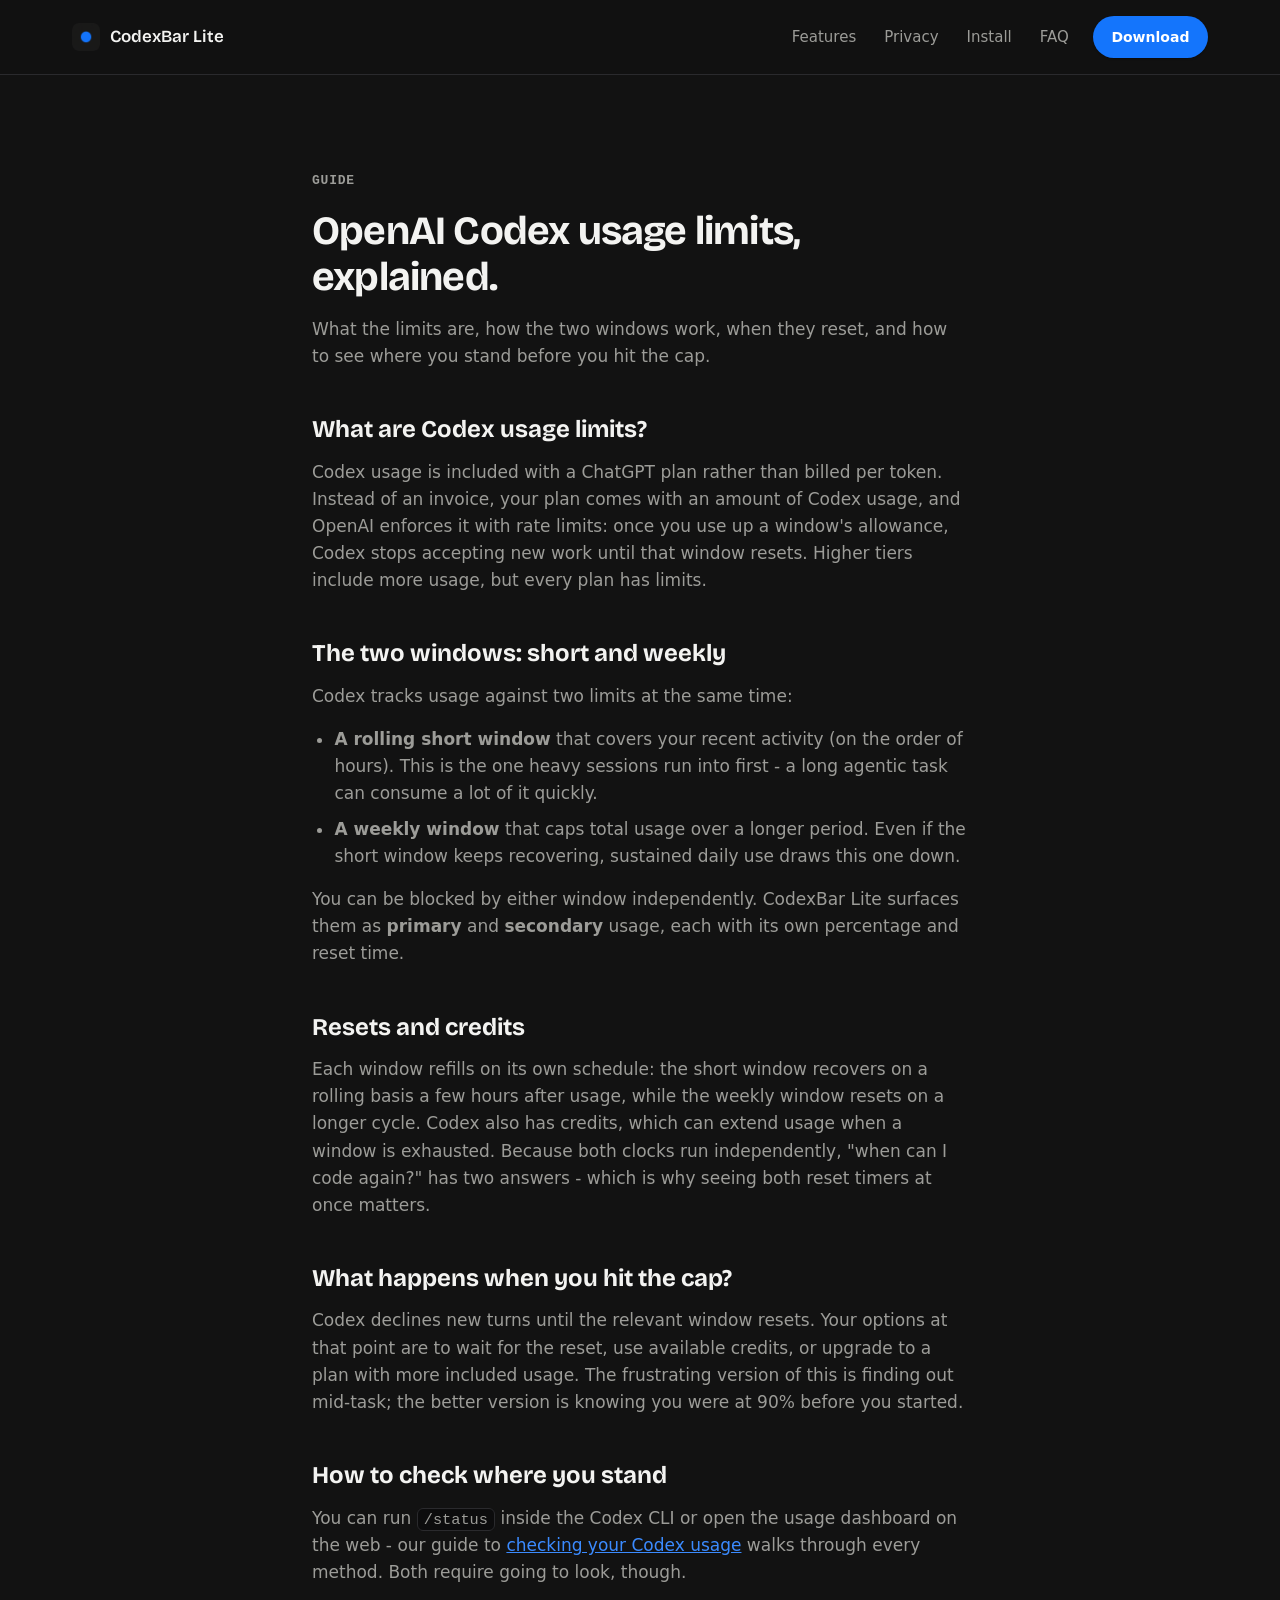
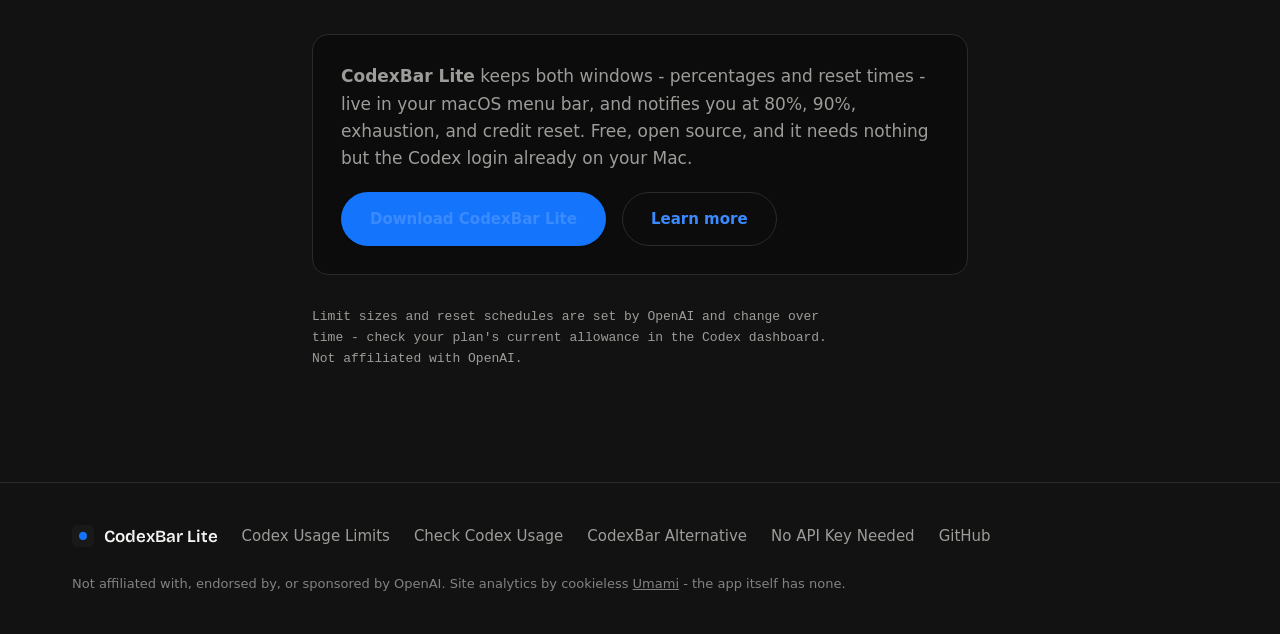
<file: docs/codex-usage-limits.html>
<!doctype html>
<html lang="en">
<head>
  <meta charset="utf-8">
  <meta name="viewport" content="width=device-width, initial-scale=1">
  <title>OpenAI Codex Usage Limits, Explained - CodexBar Lite</title>
  <meta name="description" content="How OpenAI Codex usage limits work: the rolling short window, the weekly window, reset periods, credits, and how to see where you stand before you hit the cap.">
  <meta name="author" content="Vaibhav Muchandi">
  <meta name="theme-color" content="#121212">
  <link rel="canonical" href="https://getcodexbar.xyz/codex-usage-limits">
  <link rel="icon" href="assets/icon-256.png">
  <link rel="icon" type="image/png" sizes="32x32" href="assets/icon-32.png">
  <link rel="apple-touch-icon" href="assets/icon-180.png">
  <meta property="og:type" content="article">
  <meta property="og:site_name" content="CodexBar Lite">
  <meta property="og:url" content="https://getcodexbar.xyz/codex-usage-limits">
  <meta property="og:title" content="OpenAI Codex Usage Limits, Explained">
  <meta property="og:description" content="How Codex usage limits work: the rolling short window, the weekly window, reset periods, credits, and how to see where you stand before you hit the cap.">
  <meta property="og:image" content="https://getcodexbar.xyz/assets/og-card.jpg">
  <meta name="twitter:card" content="summary_large_image">
  <meta name="twitter:title" content="OpenAI Codex Usage Limits, Explained">
  <meta name="twitter:description" content="How Codex usage limits work: the rolling short window, the weekly window, reset periods, credits, and how to see where you stand before you hit the cap.">
  <meta name="twitter:image" content="https://getcodexbar.xyz/assets/og-card.jpg">
  <link rel="preconnect" href="https://fonts.googleapis.com">
  <link rel="preconnect" href="https://fonts.gstatic.com" crossorigin>
  <link href="https://fonts.googleapis.com/css2?family=Bricolage+Grotesque:opsz,wght@12..96,500..800&display=swap" rel="stylesheet">
  <link rel="stylesheet" href="styles.css">
  <script defer src="https://cloud.umami.is/script.js" data-website-id="4650122d-258b-450f-aeaf-46cf3cff7531"></script>
  <script type="application/ld+json">
  {
    "@context": "https://schema.org",
    "@type": "TechArticle",
    "headline": "OpenAI Codex Usage Limits, Explained",
    "description": "How OpenAI Codex usage limits work: the rolling short window, the weekly window, reset periods, credits, and how to see where you stand before you hit the cap.",
    "url": "https://getcodexbar.xyz/codex-usage-limits",
    "image": "https://getcodexbar.xyz/assets/og-card.jpg",
    "author": {
      "@type": "Person",
      "name": "Vaibhav Muchandi",
      "sameAs": "https://github.com/wei-b0"
    },
    "publisher": {
      "@type": "Organization",
      "name": "CodexBar Lite",
      "url": "https://getcodexbar.xyz/"
    }
  }
  </script>
  <script type="application/ld+json">
  {
    "@context": "https://schema.org",
    "@type": "BreadcrumbList",
    "itemListElement": [
      { "@type": "ListItem", "position": 1, "name": "CodexBar Lite", "item": "https://getcodexbar.xyz/" },
      { "@type": "ListItem", "position": 2, "name": "OpenAI Codex Usage Limits, Explained", "item": "https://getcodexbar.xyz/codex-usage-limits" }
    ]
  }
  </script>
</head>
<body>

  <header class="nav">
    <div class="wrap nav-inner">
      <a class="nav-brand" href="/">
        <img src="assets/icon-256.png" alt="" width="28" height="28">
        <span>CodexBar Lite</span>
      </a>
      <nav class="nav-links" aria-label="Primary">
        <a href="/#features">Features</a>
        <a href="/#private">Privacy</a>
        <a href="/#install">Install</a>
        <a href="/#faq">FAQ</a>
      </nav>
      <span class="nav-download">
        <a class="btn btn-primary btn-small" href="https://github.com/wei-b0/codexbar-lite/releases/download/v0.2.4/CodexBarLite-0.2.4-arm64.dmg" target="_blank" rel="noopener noreferrer" data-umami-event="download" data-umami-event-position="guide-nav-codex-usage-limits">Download</a>
      </span>
    </div>
  </header>

  <main>
    <section class="section">
      <div class="wrap guide-wrap">
        <p class="eyebrow">Guide</p>
        <h1 class="headline">OpenAI Codex usage limits, explained.</h1>
        <p class="section-sub">What the limits are, how the two windows work, when they reset, and how to see where you stand before you hit the cap.</p>

        <h2>What are Codex usage limits?</h2>
        <p>Codex usage is included with a ChatGPT plan rather than billed per token. Instead of an invoice, your plan comes with an amount of Codex usage, and OpenAI enforces it with rate limits: once you use up a window's allowance, Codex stops accepting new work until that window resets. Higher tiers include more usage, but every plan has limits.</p>

        <h2>The two windows: short and weekly</h2>
        <p>Codex tracks usage against two limits at the same time:</p>
        <ul>
          <li><strong>A rolling short window</strong> that covers your recent activity (on the order of hours). This is the one heavy sessions run into first - a long agentic task can consume a lot of it quickly.</li>
          <li><strong>A weekly window</strong> that caps total usage over a longer period. Even if the short window keeps recovering, sustained daily use draws this one down.</li>
        </ul>
        <p>You can be blocked by either window independently. CodexBar Lite surfaces them as <strong>primary</strong> and <strong>secondary</strong> usage, each with its own percentage and reset time.</p>

        <h2>Resets and credits</h2>
        <p>Each window refills on its own schedule: the short window recovers on a rolling basis a few hours after usage, while the weekly window resets on a longer cycle. Codex also has credits, which can extend usage when a window is exhausted. Because both clocks run independently, "when can I code again?" has two answers - which is why seeing both reset timers at once matters.</p>

        <h2>What happens when you hit the cap?</h2>
        <p>Codex declines new turns until the relevant window resets. Your options at that point are to wait for the reset, use available credits, or upgrade to a plan with more included usage. The frustrating version of this is finding out mid-task; the better version is knowing you were at 90% before you started.</p>

        <h2>How to check where you stand</h2>
        <p>You can run <code>/status</code> inside the Codex CLI or open the usage dashboard on the web - our guide to <a href="/how-to-check-codex-usage">checking your Codex usage</a> walks through every method. Both require going to look, though.</p>

        <div class="guide-cta">
          <p><strong>CodexBar Lite</strong> keeps both windows - percentages and reset times - live in your macOS menu bar, and notifies you at 80%, 90%, exhaustion, and credit reset. Free, open source, and it needs nothing but the Codex login already on your Mac.</p>
          <div class="cta-row">
            <a class="btn btn-primary" href="https://github.com/wei-b0/codexbar-lite/releases/download/v0.2.4/CodexBarLite-0.2.4-arm64.dmg" target="_blank" rel="noopener noreferrer" data-umami-event="download" data-umami-event-position="guide-cta-codex-usage-limits">Download CodexBar Lite</a>
            <a class="btn btn-ghost" href="/">Learn more</a>
          </div>
        </div>

        <p class="meta-line" style="margin-top: 2rem;">Limit sizes and reset schedules are set by OpenAI and change over time - check your plan's current allowance in the Codex dashboard. Not affiliated with OpenAI.</p>
      </div>
    </section>
  </main>

  <footer class="footer">
    <div class="wrap footer-inner">
      <a class="nav-brand" href="/">
        <img src="assets/icon-256.png" alt="" width="22" height="22">
        <span>CodexBar Lite</span>
      </a>
      <nav class="footer-links" aria-label="Footer">
        <a href="/codex-usage-limits">Codex Usage Limits</a>
        <a href="/how-to-check-codex-usage">Check Codex Usage</a>
        <a href="/codexbar-alternative">CodexBar Alternative</a>
        <a href="/codex-usage-without-api-key">No API Key Needed</a>
        <a href="https://github.com/wei-b0/codexbar-lite" target="_blank" rel="noopener noreferrer">GitHub</a>
      </nav>
      <p class="footer-disclaimer">Not affiliated with, endorsed by, or sponsored by OpenAI. Site analytics by cookieless <a href="https://umami.is" target="_blank" rel="noopener noreferrer">Umami</a> - the app itself has none.</p>
    </div>
  </footer>

</body>
</html>
</file>
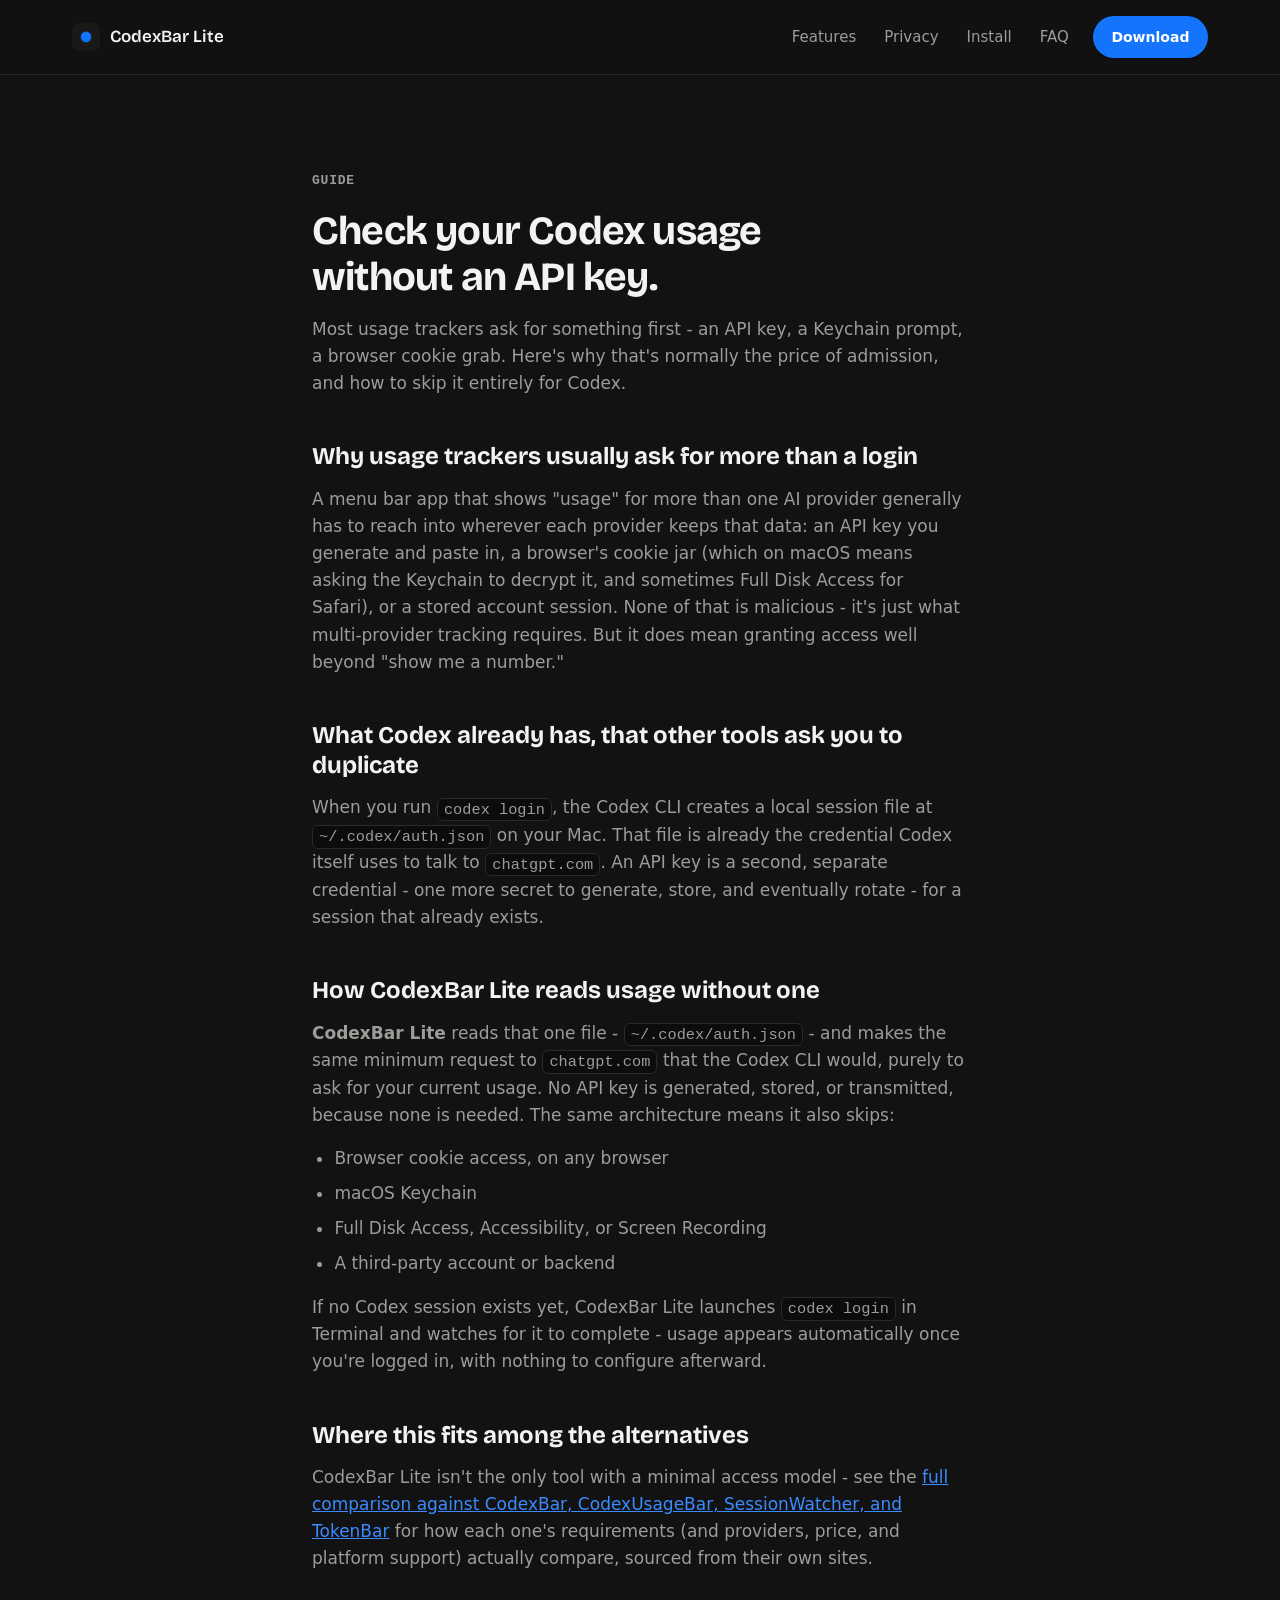
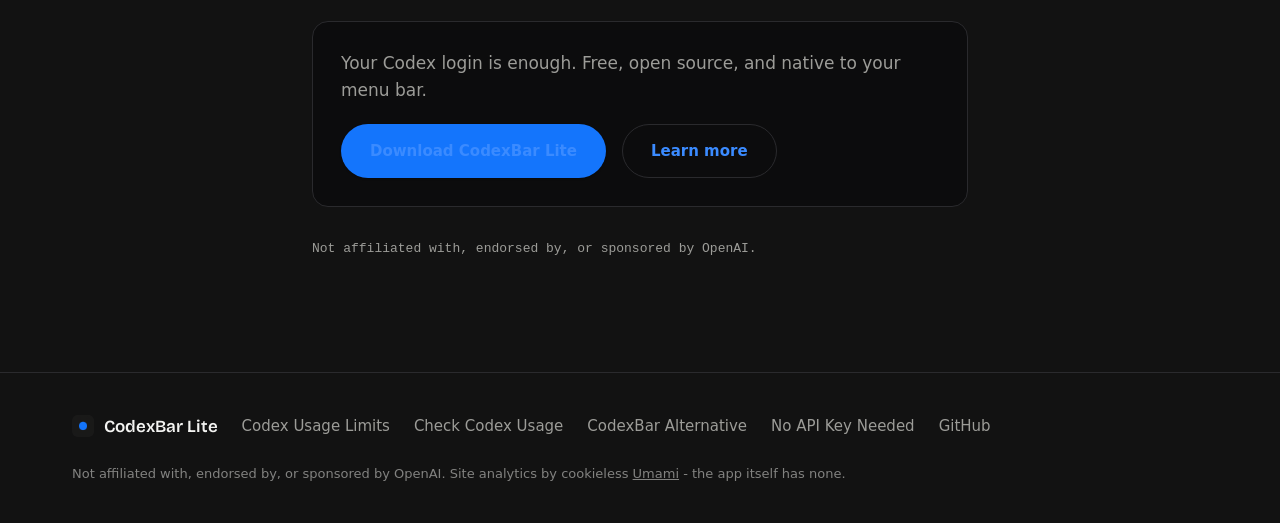
<file: docs/codex-usage-without-api-key.html>
<!doctype html>
<html lang="en">
<head>
  <meta charset="utf-8">
  <meta name="viewport" content="width=device-width, initial-scale=1">
  <title>Check Codex Usage Without an API Key - CodexBar Lite</title>
  <meta name="description" content="How to see your OpenAI Codex usage without an API key, Keychain access, or browser cookies - by reading the session your existing codex login already created.">
  <meta name="author" content="Vaibhav Muchandi">
  <meta name="theme-color" content="#121212">
  <link rel="canonical" href="https://getcodexbar.xyz/codex-usage-without-api-key">
  <link rel="icon" href="assets/icon-256.png">
  <link rel="icon" type="image/png" sizes="32x32" href="assets/icon-32.png">
  <link rel="apple-touch-icon" href="assets/icon-180.png">
  <meta property="og:type" content="article">
  <meta property="og:site_name" content="CodexBar Lite">
  <meta property="og:url" content="https://getcodexbar.xyz/codex-usage-without-api-key">
  <meta property="og:title" content="Check Codex Usage Without an API Key">
  <meta property="og:description" content="How to see your OpenAI Codex usage without an API key, Keychain access, or browser cookies - by reading the session your existing codex login already created.">
  <meta property="og:image" content="https://getcodexbar.xyz/assets/og-card.jpg">
  <meta name="twitter:card" content="summary_large_image">
  <meta name="twitter:title" content="Check Codex Usage Without an API Key">
  <meta name="twitter:description" content="How to see your OpenAI Codex usage without an API key, Keychain access, or browser cookies - by reading the session your existing codex login already created.">
  <meta name="twitter:image" content="https://getcodexbar.xyz/assets/og-card.jpg">
  <link rel="preconnect" href="https://fonts.googleapis.com">
  <link rel="preconnect" href="https://fonts.gstatic.com" crossorigin>
  <link href="https://fonts.googleapis.com/css2?family=Bricolage+Grotesque:opsz,wght@12..96,500..800&display=swap" rel="stylesheet">
  <link rel="stylesheet" href="styles.css">
  <script defer src="https://cloud.umami.is/script.js" data-website-id="4650122d-258b-450f-aeaf-46cf3cff7531"></script>
  <script type="application/ld+json">
  {
    "@context": "https://schema.org",
    "@type": "TechArticle",
    "headline": "Check Codex Usage Without an API Key",
    "description": "How to see your OpenAI Codex usage without an API key, Keychain access, or browser cookies - by reading the session your existing codex login already created.",
    "url": "https://getcodexbar.xyz/codex-usage-without-api-key",
    "image": "https://getcodexbar.xyz/assets/og-card.jpg",
    "author": {
      "@type": "Person",
      "name": "Vaibhav Muchandi",
      "sameAs": "https://github.com/wei-b0"
    },
    "publisher": {
      "@type": "Organization",
      "name": "CodexBar Lite",
      "url": "https://getcodexbar.xyz/"
    }
  }
  </script>
  <script type="application/ld+json">
  {
    "@context": "https://schema.org",
    "@type": "BreadcrumbList",
    "itemListElement": [
      { "@type": "ListItem", "position": 1, "name": "CodexBar Lite", "item": "https://getcodexbar.xyz/" },
      { "@type": "ListItem", "position": 2, "name": "Check Codex Usage Without an API Key", "item": "https://getcodexbar.xyz/codex-usage-without-api-key" }
    ]
  }
  </script>
</head>
<body>

  <header class="nav">
    <div class="wrap nav-inner">
      <a class="nav-brand" href="/">
        <img src="assets/icon-256.png" alt="" width="28" height="28">
        <span>CodexBar Lite</span>
      </a>
      <nav class="nav-links" aria-label="Primary">
        <a href="/#features">Features</a>
        <a href="/#private">Privacy</a>
        <a href="/#install">Install</a>
        <a href="/#faq">FAQ</a>
      </nav>
      <span class="nav-download">
        <a class="btn btn-primary btn-small" href="https://github.com/wei-b0/codexbar-lite/releases/download/v0.2.4/CodexBarLite-0.2.4-arm64.dmg" target="_blank" rel="noopener noreferrer" data-umami-event="download" data-umami-event-position="guide-nav-codex-usage-without-api-key">Download</a>
      </span>
    </div>
  </header>

  <main>
    <section class="section">
      <div class="wrap guide-wrap">
        <p class="eyebrow">Guide</p>
        <h1 class="headline">Check your Codex usage without an API key.</h1>
        <p class="section-sub">Most usage trackers ask for something first - an API key, a Keychain prompt, a browser cookie grab. Here's why that's normally the price of admission, and how to skip it entirely for Codex.</p>

        <h2>Why usage trackers usually ask for more than a login</h2>
        <p>A menu bar app that shows "usage" for more than one AI provider generally has to reach into wherever each provider keeps that data: an API key you generate and paste in, a browser's cookie jar (which on macOS means asking the Keychain to decrypt it, and sometimes Full Disk Access for Safari), or a stored account session. None of that is malicious - it's just what multi-provider tracking requires. But it does mean granting access well beyond "show me a number."</p>

        <h2>What Codex already has, that other tools ask you to duplicate</h2>
        <p>When you run <code>codex login</code>, the Codex CLI creates a local session file at <code>~/.codex/auth.json</code> on your Mac. That file is already the credential Codex itself uses to talk to <code>chatgpt.com</code>. An API key is a second, separate credential - one more secret to generate, store, and eventually rotate - for a session that already exists.</p>

        <h2>How CodexBar Lite reads usage without one</h2>
        <p><strong>CodexBar Lite</strong> reads that one file - <code>~/.codex/auth.json</code> - and makes the same minimum request to <code>chatgpt.com</code> that the Codex CLI would, purely to ask for your current usage. No API key is generated, stored, or transmitted, because none is needed. The same architecture means it also skips:</p>
        <ul>
          <li>Browser cookie access, on any browser</li>
          <li>macOS Keychain</li>
          <li>Full Disk Access, Accessibility, or Screen Recording</li>
          <li>A third-party account or backend</li>
        </ul>
        <p>If no Codex session exists yet, CodexBar Lite launches <code>codex login</code> in Terminal and watches for it to complete - usage appears automatically once you're logged in, with nothing to configure afterward.</p>

        <h2>Where this fits among the alternatives</h2>
        <p>CodexBar Lite isn't the only tool with a minimal access model - see the <a href="/codexbar-alternative">full comparison against CodexBar, CodexUsageBar, SessionWatcher, and TokenBar</a> for how each one's requirements (and providers, price, and platform support) actually compare, sourced from their own sites.</p>

        <div class="guide-cta">
          <p>Your Codex login is enough. Free, open source, and native to your menu bar.</p>
          <div class="cta-row">
            <a class="btn btn-primary" href="https://github.com/wei-b0/codexbar-lite/releases/download/v0.2.4/CodexBarLite-0.2.4-arm64.dmg" target="_blank" rel="noopener noreferrer" data-umami-event="download" data-umami-event-position="guide-cta-codex-usage-without-api-key">Download CodexBar Lite</a>
            <a class="btn btn-ghost" href="/">Learn more</a>
          </div>
        </div>

        <p class="meta-line" style="margin-top: 2rem;">Not affiliated with, endorsed by, or sponsored by OpenAI.</p>
      </div>
    </section>
  </main>

  <footer class="footer">
    <div class="wrap footer-inner">
      <a class="nav-brand" href="/">
        <img src="assets/icon-256.png" alt="" width="22" height="22">
        <span>CodexBar Lite</span>
      </a>
      <nav class="footer-links" aria-label="Footer">
        <a href="/codex-usage-limits">Codex Usage Limits</a>
        <a href="/how-to-check-codex-usage">Check Codex Usage</a>
        <a href="/codexbar-alternative">CodexBar Alternative</a>
        <a href="/codex-usage-without-api-key">No API Key Needed</a>
        <a href="https://github.com/wei-b0/codexbar-lite" target="_blank" rel="noopener noreferrer">GitHub</a>
      </nav>
      <p class="footer-disclaimer">Not affiliated with, endorsed by, or sponsored by OpenAI. Site analytics by cookieless <a href="https://umami.is" target="_blank" rel="noopener noreferrer">Umami</a> - the app itself has none.</p>
    </div>
  </footer>

</body>
</html>
</file>
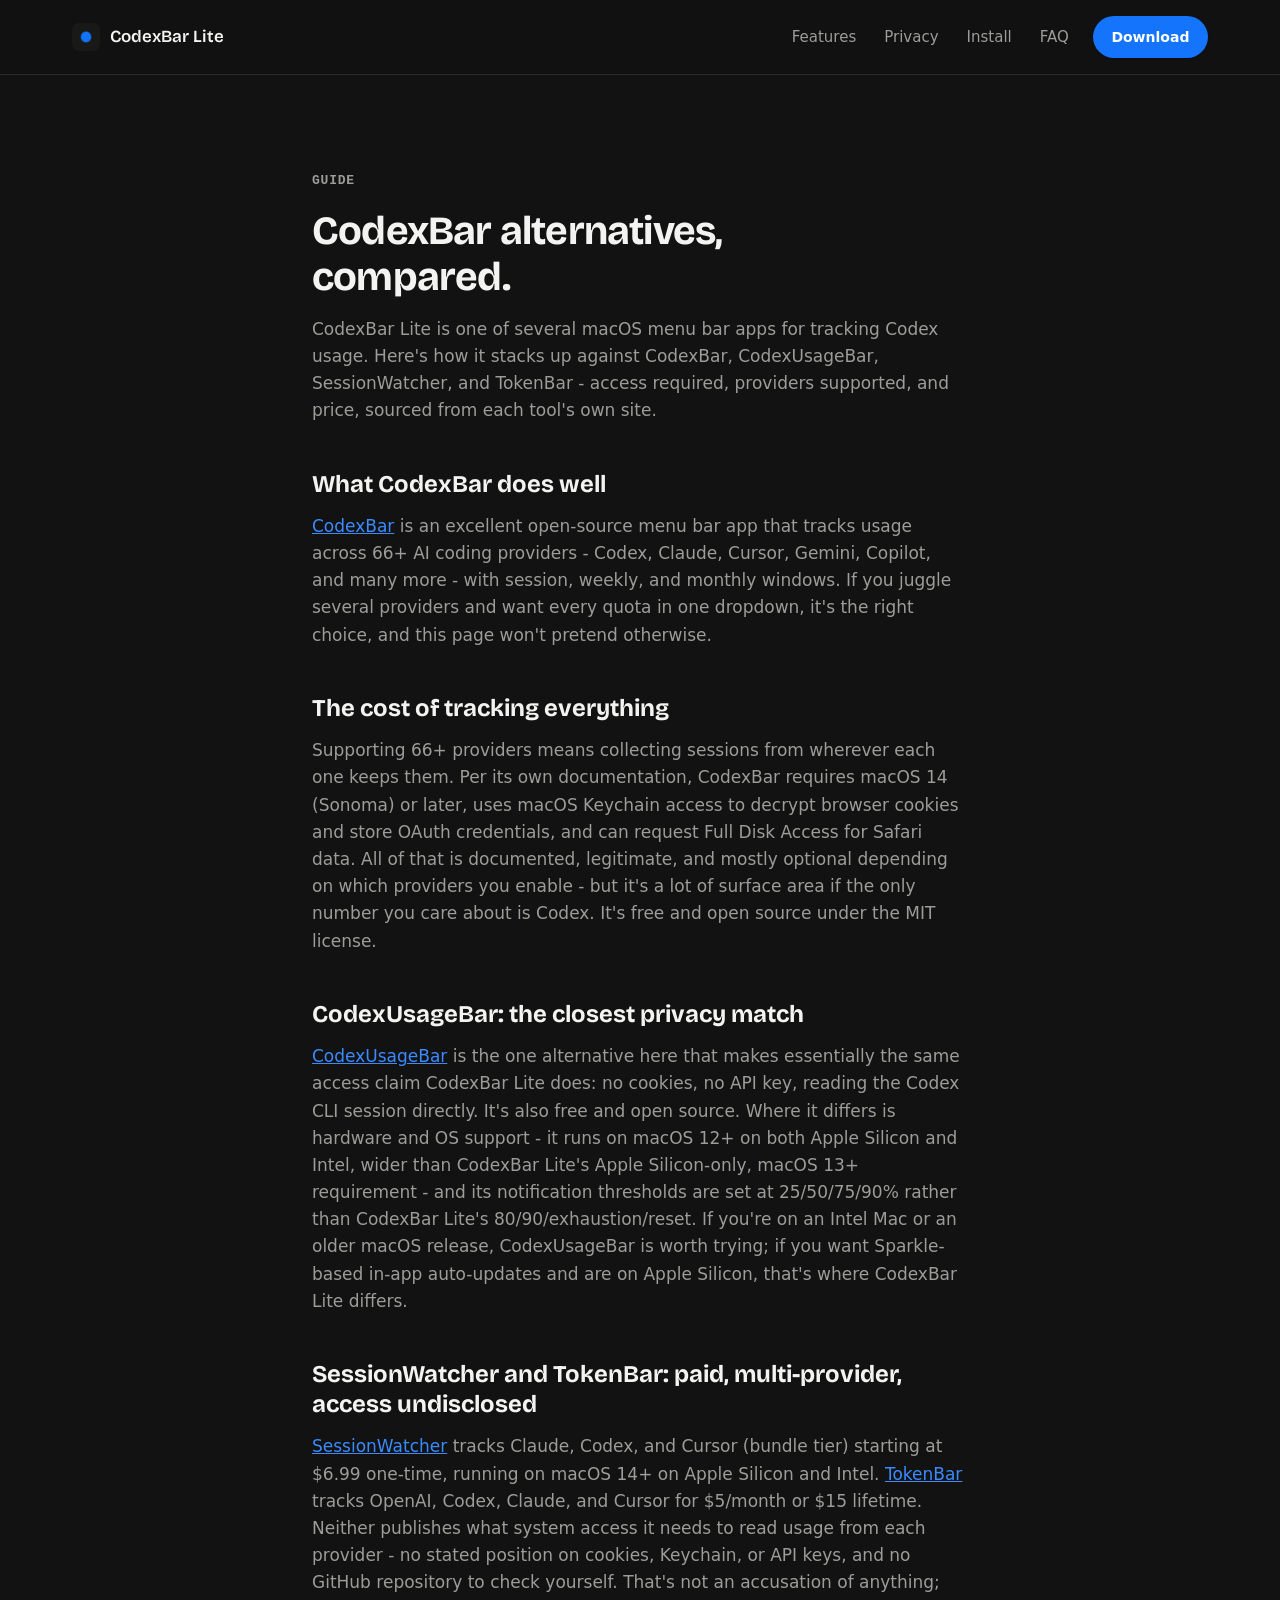
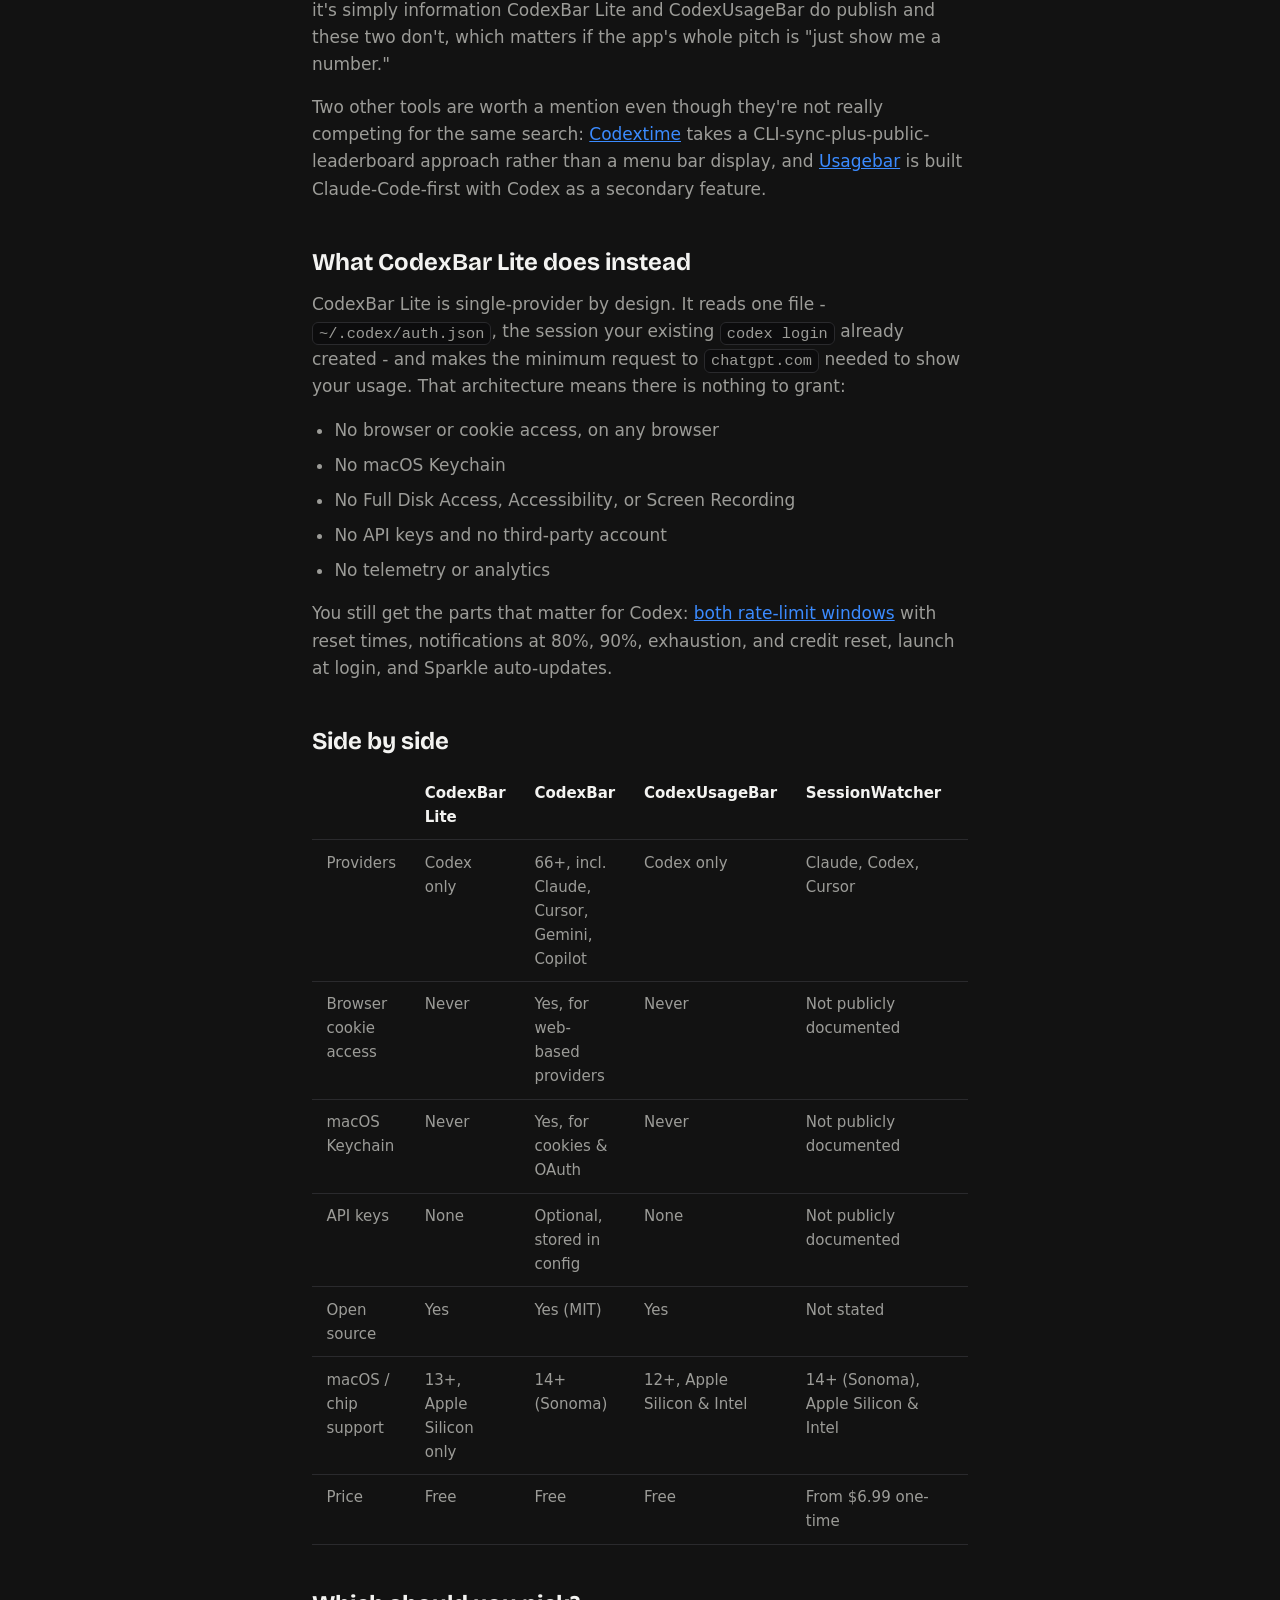
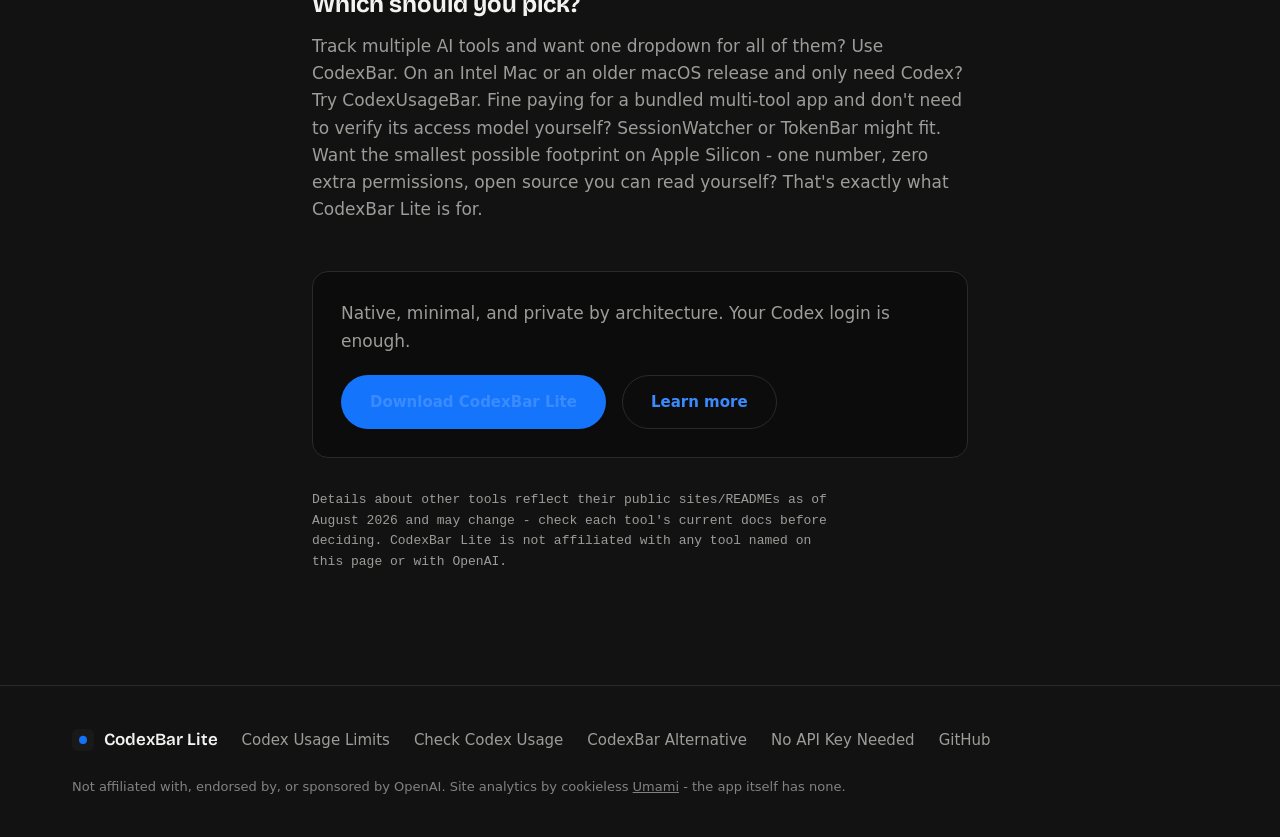
<file: docs/codexbar-alternative.html>
<!doctype html>
<html lang="en">
<head>
  <meta charset="utf-8">
  <meta name="viewport" content="width=device-width, initial-scale=1">
  <title>CodexBar Alternatives for macOS, Compared - CodexBar Lite</title>
  <meta name="description" content="CodexBar Lite compared with CodexBar, CodexUsageBar, SessionWatcher, and TokenBar: providers supported, access required (cookies, Keychain, API keys), and price.">
  <meta name="author" content="Vaibhav Muchandi">
  <meta name="theme-color" content="#121212">
  <link rel="canonical" href="https://getcodexbar.xyz/codexbar-alternative">
  <link rel="icon" href="assets/icon-256.png">
  <link rel="icon" type="image/png" sizes="32x32" href="assets/icon-32.png">
  <link rel="apple-touch-icon" href="assets/icon-180.png">
  <meta property="og:type" content="article">
  <meta property="og:site_name" content="CodexBar Lite">
  <meta property="og:url" content="https://getcodexbar.xyz/codexbar-alternative">
  <meta property="og:title" content="CodexBar Alternatives for macOS, Compared">
  <meta property="og:description" content="CodexBar Lite compared with CodexBar, CodexUsageBar, SessionWatcher, and TokenBar: providers supported, access required, and price.">
  <meta property="og:image" content="https://getcodexbar.xyz/assets/og-card.jpg">
  <meta name="twitter:card" content="summary_large_image">
  <meta name="twitter:title" content="CodexBar Alternatives for macOS, Compared">
  <meta name="twitter:description" content="CodexBar Lite compared with CodexBar, CodexUsageBar, SessionWatcher, and TokenBar: providers supported, access required, and price.">
  <meta name="twitter:image" content="https://getcodexbar.xyz/assets/og-card.jpg">
  <link rel="preconnect" href="https://fonts.googleapis.com">
  <link rel="preconnect" href="https://fonts.gstatic.com" crossorigin>
  <link href="https://fonts.googleapis.com/css2?family=Bricolage+Grotesque:opsz,wght@12..96,500..800&display=swap" rel="stylesheet">
  <link rel="stylesheet" href="styles.css">
  <script defer src="https://cloud.umami.is/script.js" data-website-id="4650122d-258b-450f-aeaf-46cf3cff7531"></script>
  <script type="application/ld+json">
  {
    "@context": "https://schema.org",
    "@type": "TechArticle",
    "headline": "CodexBar Alternatives for macOS, Compared",
    "description": "CodexBar Lite compared with CodexBar, CodexUsageBar, SessionWatcher, and TokenBar: providers supported, access required, and price.",
    "url": "https://getcodexbar.xyz/codexbar-alternative",
    "image": "https://getcodexbar.xyz/assets/og-card.jpg",
    "author": {
      "@type": "Person",
      "name": "Vaibhav Muchandi",
      "sameAs": "https://github.com/wei-b0"
    },
    "publisher": {
      "@type": "Organization",
      "name": "CodexBar Lite",
      "url": "https://getcodexbar.xyz/"
    }
  }
  </script>
  <script type="application/ld+json">
  {
    "@context": "https://schema.org",
    "@type": "BreadcrumbList",
    "itemListElement": [
      { "@type": "ListItem", "position": 1, "name": "CodexBar Lite", "item": "https://getcodexbar.xyz/" },
      { "@type": "ListItem", "position": 2, "name": "CodexBar Alternatives, Compared", "item": "https://getcodexbar.xyz/codexbar-alternative" }
    ]
  }
  </script>
</head>
<body>

  <header class="nav">
    <div class="wrap nav-inner">
      <a class="nav-brand" href="/">
        <img src="assets/icon-256.png" alt="" width="28" height="28">
        <span>CodexBar Lite</span>
      </a>
      <nav class="nav-links" aria-label="Primary">
        <a href="/#features">Features</a>
        <a href="/#private">Privacy</a>
        <a href="/#install">Install</a>
        <a href="/#faq">FAQ</a>
      </nav>
      <span class="nav-download">
        <a class="btn btn-primary btn-small" href="https://github.com/wei-b0/codexbar-lite/releases/download/v0.2.4/CodexBarLite-0.2.4-arm64.dmg" target="_blank" rel="noopener noreferrer" data-umami-event="download" data-umami-event-position="guide-nav-codexbar-alternative">Download</a>
      </span>
    </div>
  </header>

  <main>
    <section class="section">
      <div class="wrap guide-wrap">
        <p class="eyebrow">Guide</p>
        <h1 class="headline">CodexBar alternatives, compared.</h1>
        <p class="section-sub">CodexBar Lite is one of several macOS menu bar apps for tracking Codex usage. Here's how it stacks up against CodexBar, CodexUsageBar, SessionWatcher, and TokenBar - access required, providers supported, and price, sourced from each tool's own site.</p>

        <h2>What CodexBar does well</h2>
        <p><a href="https://github.com/steipete/codexbar" target="_blank" rel="noopener noreferrer">CodexBar</a> is an excellent open-source menu bar app that tracks usage across 66+ AI coding providers - Codex, Claude, Cursor, Gemini, Copilot, and many more - with session, weekly, and monthly windows. If you juggle several providers and want every quota in one dropdown, it's the right choice, and this page won't pretend otherwise.</p>

        <h2>The cost of tracking everything</h2>
        <p>Supporting 66+ providers means collecting sessions from wherever each one keeps them. Per its own documentation, CodexBar requires macOS 14 (Sonoma) or later, uses macOS Keychain access to decrypt browser cookies and store OAuth credentials, and can request Full Disk Access for Safari data. All of that is documented, legitimate, and mostly optional depending on which providers you enable - but it's a lot of surface area if the only number you care about is Codex. It's free and open source under the MIT license.</p>

        <h2>CodexUsageBar: the closest privacy match</h2>
        <p><a href="https://github.com/Artzainnn/CodexUsageBar" target="_blank" rel="noopener noreferrer">CodexUsageBar</a> is the one alternative here that makes essentially the same access claim CodexBar Lite does: no cookies, no API key, reading the Codex CLI session directly. It's also free and open source. Where it differs is hardware and OS support - it runs on macOS 12+ on both Apple Silicon and Intel, wider than CodexBar Lite's Apple Silicon-only, macOS 13+ requirement - and its notification thresholds are set at 25/50/75/90% rather than CodexBar Lite's 80/90/exhaustion/reset. If you're on an Intel Mac or an older macOS release, CodexUsageBar is worth trying; if you want Sparkle-based in-app auto-updates and are on Apple Silicon, that's where CodexBar Lite differs.</p>

        <h2>SessionWatcher and TokenBar: paid, multi-provider, access undisclosed</h2>
        <p><a href="https://sessionwatcher.com/" target="_blank" rel="noopener noreferrer">SessionWatcher</a> tracks Claude, Codex, and Cursor (bundle tier) starting at $6.99 one-time, running on macOS 14+ on Apple Silicon and Intel. <a href="https://www.tokenbar.site/" target="_blank" rel="noopener noreferrer">TokenBar</a> tracks OpenAI, Codex, Claude, and Cursor for $5/month or $15 lifetime. Neither publishes what system access it needs to read usage from each provider - no stated position on cookies, Keychain, or API keys, and no GitHub repository to check yourself. That's not an accusation of anything; it's simply information CodexBar Lite and CodexUsageBar do publish and these two don't, which matters if the app's whole pitch is "just show me a number."</p>
        <p>Two other tools are worth a mention even though they're not really competing for the same search: <a href="https://codexti.me/" target="_blank" rel="noopener noreferrer">Codextime</a> takes a CLI-sync-plus-public-leaderboard approach rather than a menu bar display, and <a href="https://usagebar.com/" target="_blank" rel="noopener noreferrer">Usagebar</a> is built Claude-Code-first with Codex as a secondary feature.</p>

        <h2>What CodexBar Lite does instead</h2>
        <p>CodexBar Lite is single-provider by design. It reads one file - <code>~/.codex/auth.json</code>, the session your existing <code>codex login</code> already created - and makes the minimum request to <code>chatgpt.com</code> needed to show your usage. That architecture means there is nothing to grant:</p>
        <ul>
          <li>No browser or cookie access, on any browser</li>
          <li>No macOS Keychain</li>
          <li>No Full Disk Access, Accessibility, or Screen Recording</li>
          <li>No API keys and no third-party account</li>
          <li>No telemetry or analytics</li>
        </ul>
        <p>You still get the parts that matter for Codex: <a href="/codex-usage-limits">both rate-limit windows</a> with reset times, notifications at 80%, 90%, exhaustion, and credit reset, launch at login, and Sparkle auto-updates.</p>

        <h2>Side by side</h2>
        <div class="table-scroll">
        <table class="guide-table">
          <thead>
            <tr><th></th><th>CodexBar Lite</th><th>CodexBar</th><th>CodexUsageBar</th><th>SessionWatcher</th><th>TokenBar</th></tr>
          </thead>
          <tbody>
            <tr><td>Providers</td><td>Codex only</td><td>66+, incl. Claude, Cursor, Gemini, Copilot</td><td>Codex only</td><td>Claude, Codex, Cursor</td><td>OpenAI, Codex, Claude, Cursor</td></tr>
            <tr><td>Browser cookie access</td><td>Never</td><td>Yes, for web-based providers</td><td>Never</td><td>Not publicly documented</td><td>Not publicly documented</td></tr>
            <tr><td>macOS Keychain</td><td>Never</td><td>Yes, for cookies &amp; OAuth</td><td>Never</td><td>Not publicly documented</td><td>Not publicly documented</td></tr>
            <tr><td>API keys</td><td>None</td><td>Optional, stored in config</td><td>None</td><td>Not publicly documented</td><td>Not publicly documented</td></tr>
            <tr><td>Open source</td><td>Yes</td><td>Yes (MIT)</td><td>Yes</td><td>Not stated</td><td>Not stated</td></tr>
            <tr><td>macOS / chip support</td><td>13+, Apple Silicon only</td><td>14+ (Sonoma)</td><td>12+, Apple Silicon &amp; Intel</td><td>14+ (Sonoma), Apple Silicon &amp; Intel</td><td>Not stated</td></tr>
            <tr><td>Price</td><td>Free</td><td>Free</td><td>Free</td><td>From $6.99 one-time</td><td>$5/mo or $15 lifetime</td></tr>
          </tbody>
        </table>
        </div>

        <h2>Which should you pick?</h2>
        <p>Track multiple AI tools and want one dropdown for all of them? Use CodexBar. On an Intel Mac or an older macOS release and only need Codex? Try CodexUsageBar. Fine paying for a bundled multi-tool app and don't need to verify its access model yourself? SessionWatcher or TokenBar might fit. Want the smallest possible footprint on Apple Silicon - one number, zero extra permissions, open source you can read yourself? That's exactly what CodexBar Lite is for.</p>

        <div class="guide-cta">
          <p>Native, minimal, and private by architecture. Your Codex login is enough.</p>
          <div class="cta-row">
            <a class="btn btn-primary" href="https://github.com/wei-b0/codexbar-lite/releases/download/v0.2.4/CodexBarLite-0.2.4-arm64.dmg" target="_blank" rel="noopener noreferrer" data-umami-event="download" data-umami-event-position="guide-cta-codexbar-alternative">Download CodexBar Lite</a>
            <a class="btn btn-ghost" href="/">Learn more</a>
          </div>
        </div>

        <p class="meta-line" style="margin-top: 2rem;">Details about other tools reflect their public sites/READMEs as of August 2026 and may change - check each tool's current docs before deciding. CodexBar Lite is not affiliated with any tool named on this page or with OpenAI.</p>
      </div>
    </section>
  </main>

  <footer class="footer">
    <div class="wrap footer-inner">
      <a class="nav-brand" href="/">
        <img src="assets/icon-256.png" alt="" width="22" height="22">
        <span>CodexBar Lite</span>
      </a>
      <nav class="footer-links" aria-label="Footer">
        <a href="/codex-usage-limits">Codex Usage Limits</a>
        <a href="/how-to-check-codex-usage">Check Codex Usage</a>
        <a href="/codexbar-alternative">CodexBar Alternative</a>
        <a href="/codex-usage-without-api-key">No API Key Needed</a>
        <a href="https://github.com/wei-b0/codexbar-lite" target="_blank" rel="noopener noreferrer">GitHub</a>
      </nav>
      <p class="footer-disclaimer">Not affiliated with, endorsed by, or sponsored by OpenAI. Site analytics by cookieless <a href="https://umami.is" target="_blank" rel="noopener noreferrer">Umami</a> - the app itself has none.</p>
    </div>
  </footer>

</body>
</html>
</file>
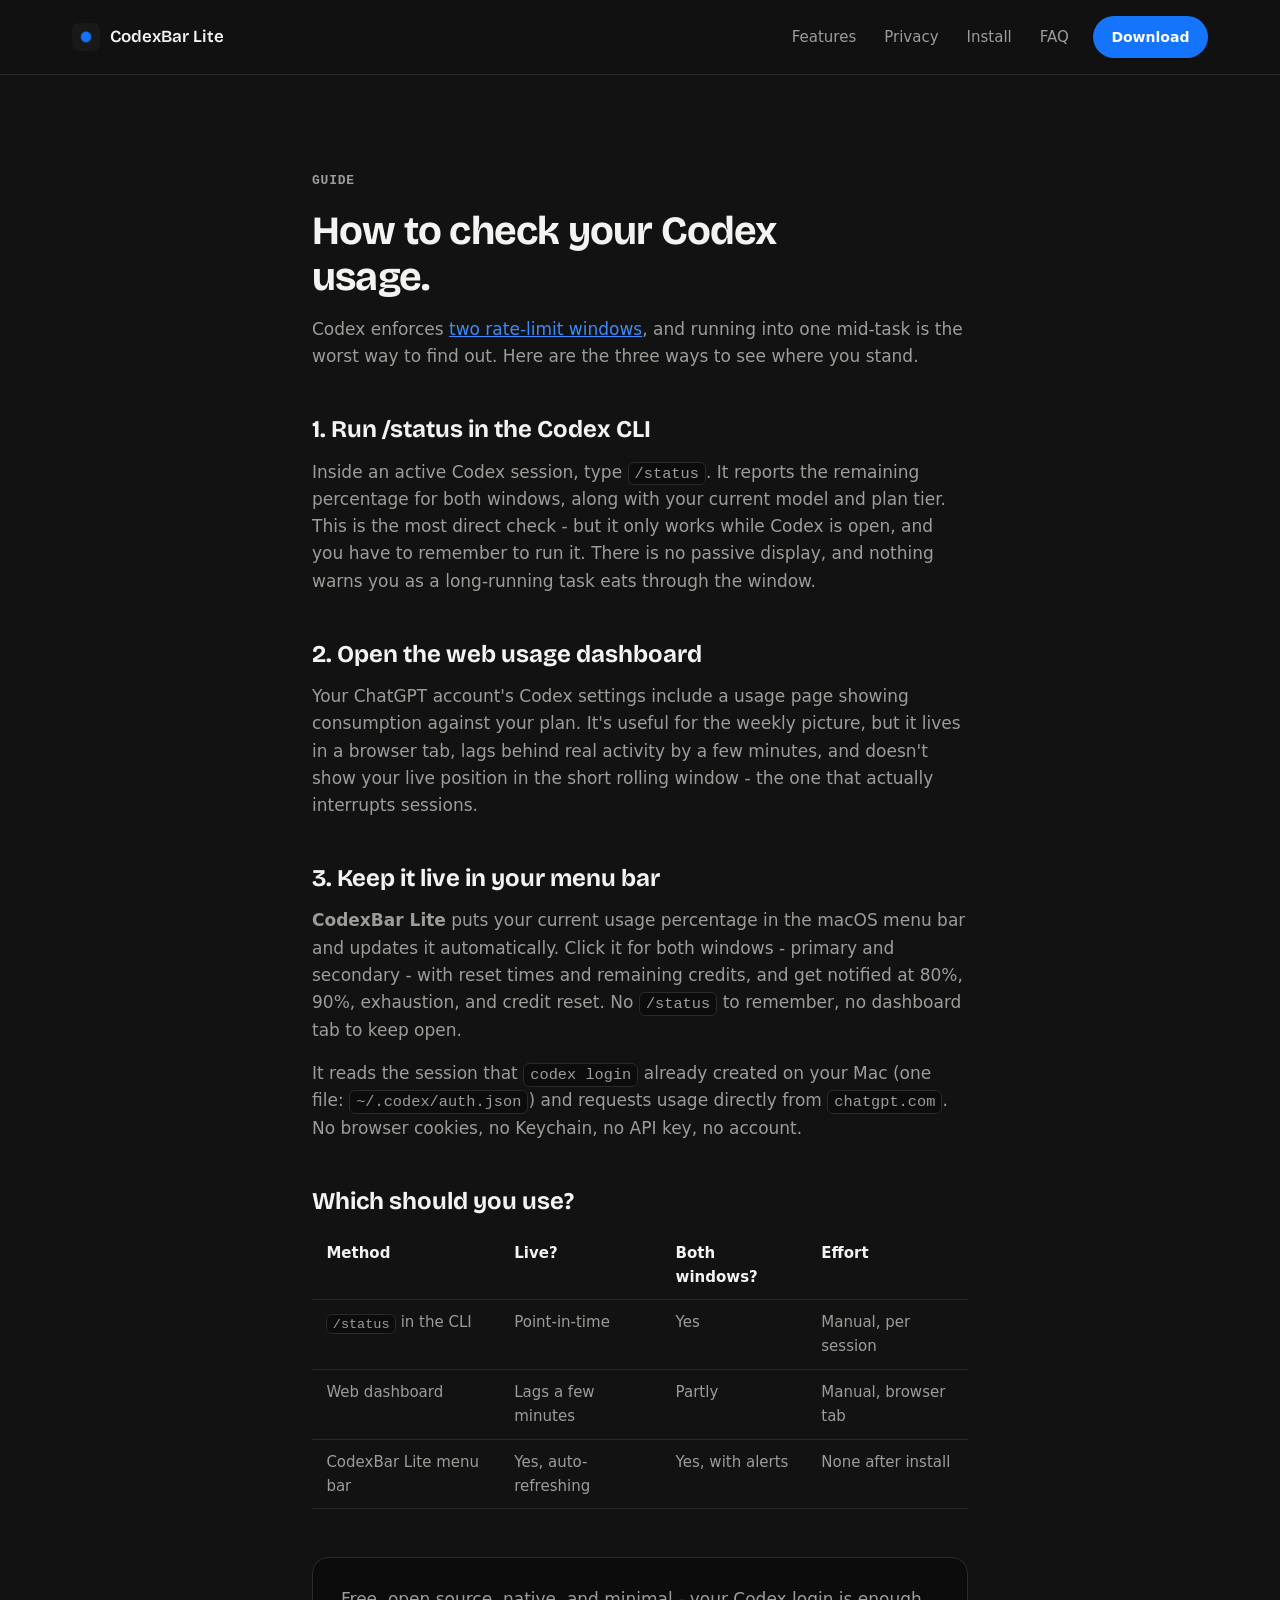
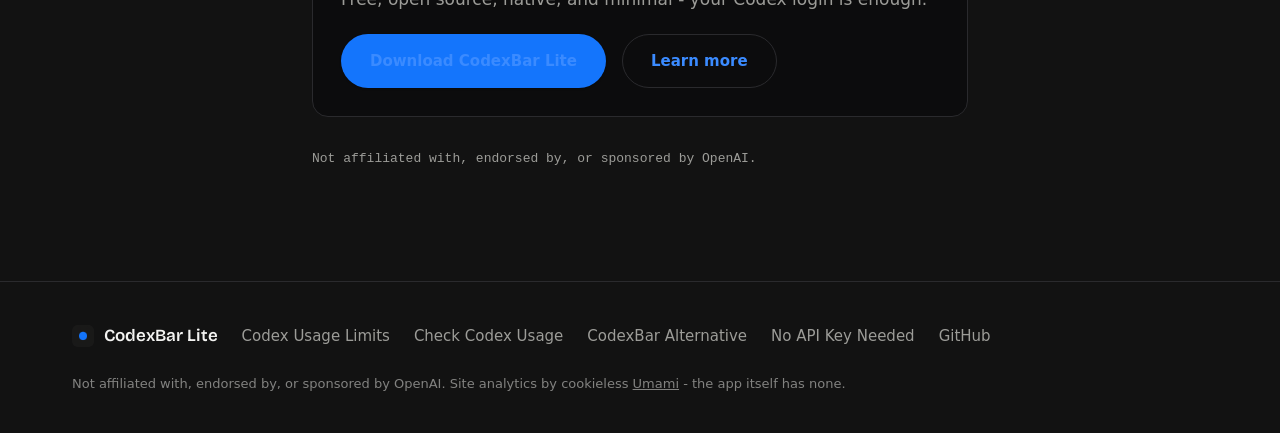
<file: docs/how-to-check-codex-usage.html>
<!doctype html>
<html lang="en">
<head>
  <meta charset="utf-8">
  <meta name="viewport" content="width=device-width, initial-scale=1">
  <title>How to Check Your Codex Usage (3 Ways) - CodexBar Lite</title>
  <meta name="description" content="Three ways to check your OpenAI Codex usage and rate limits: the /status command in the Codex CLI, the web usage dashboard, and live in your macOS menu bar.">
  <meta name="author" content="Vaibhav Muchandi">
  <meta name="theme-color" content="#121212">
  <link rel="canonical" href="https://getcodexbar.xyz/how-to-check-codex-usage">
  <link rel="icon" href="assets/icon-256.png">
  <link rel="icon" type="image/png" sizes="32x32" href="assets/icon-32.png">
  <link rel="apple-touch-icon" href="assets/icon-180.png">
  <meta property="og:type" content="article">
  <meta property="og:site_name" content="CodexBar Lite">
  <meta property="og:url" content="https://getcodexbar.xyz/how-to-check-codex-usage">
  <meta property="og:title" content="How to Check Your Codex Usage (3 Ways)">
  <meta property="og:description" content="Three ways to check your OpenAI Codex usage and rate limits: the /status command, the web usage dashboard, and live in your macOS menu bar.">
  <meta property="og:image" content="https://getcodexbar.xyz/assets/og-card.jpg">
  <meta name="twitter:card" content="summary_large_image">
  <meta name="twitter:title" content="How to Check Your Codex Usage (3 Ways)">
  <meta name="twitter:description" content="Three ways to check your OpenAI Codex usage and rate limits: the /status command, the web usage dashboard, and live in your macOS menu bar.">
  <meta name="twitter:image" content="https://getcodexbar.xyz/assets/og-card.jpg">
  <link rel="preconnect" href="https://fonts.googleapis.com">
  <link rel="preconnect" href="https://fonts.gstatic.com" crossorigin>
  <link href="https://fonts.googleapis.com/css2?family=Bricolage+Grotesque:opsz,wght@12..96,500..800&display=swap" rel="stylesheet">
  <link rel="stylesheet" href="styles.css">
  <script defer src="https://cloud.umami.is/script.js" data-website-id="4650122d-258b-450f-aeaf-46cf3cff7531"></script>
  <script type="application/ld+json">
  {
    "@context": "https://schema.org",
    "@type": "TechArticle",
    "headline": "How to Check Your Codex Usage (3 Ways)",
    "description": "Three ways to check your OpenAI Codex usage and rate limits: the /status command in the Codex CLI, the web usage dashboard, and live in your macOS menu bar.",
    "url": "https://getcodexbar.xyz/how-to-check-codex-usage",
    "image": "https://getcodexbar.xyz/assets/og-card.jpg",
    "author": {
      "@type": "Person",
      "name": "Vaibhav Muchandi",
      "sameAs": "https://github.com/wei-b0"
    },
    "publisher": {
      "@type": "Organization",
      "name": "CodexBar Lite",
      "url": "https://getcodexbar.xyz/"
    }
  }
  </script>
  <script type="application/ld+json">
  {
    "@context": "https://schema.org",
    "@type": "BreadcrumbList",
    "itemListElement": [
      { "@type": "ListItem", "position": 1, "name": "CodexBar Lite", "item": "https://getcodexbar.xyz/" },
      { "@type": "ListItem", "position": 2, "name": "How to Check Your Codex Usage (3 Ways)", "item": "https://getcodexbar.xyz/how-to-check-codex-usage" }
    ]
  }
  </script>
</head>
<body>

  <header class="nav">
    <div class="wrap nav-inner">
      <a class="nav-brand" href="/">
        <img src="assets/icon-256.png" alt="" width="28" height="28">
        <span>CodexBar Lite</span>
      </a>
      <nav class="nav-links" aria-label="Primary">
        <a href="/#features">Features</a>
        <a href="/#private">Privacy</a>
        <a href="/#install">Install</a>
        <a href="/#faq">FAQ</a>
      </nav>
      <span class="nav-download">
        <a class="btn btn-primary btn-small" href="https://github.com/wei-b0/codexbar-lite/releases/download/v0.2.4/CodexBarLite-0.2.4-arm64.dmg" target="_blank" rel="noopener noreferrer" data-umami-event="download" data-umami-event-position="guide-nav-how-to-check-codex-usage">Download</a>
      </span>
    </div>
  </header>

  <main>
    <section class="section">
      <div class="wrap guide-wrap">
        <p class="eyebrow">Guide</p>
        <h1 class="headline">How to check your Codex usage.</h1>
        <p class="section-sub">Codex enforces <a href="/codex-usage-limits">two rate-limit windows</a>, and running into one mid-task is the worst way to find out. Here are the three ways to see where you stand.</p>

        <h2>1. Run /status in the Codex CLI</h2>
        <p>Inside an active Codex session, type <code>/status</code>. It reports the remaining percentage for both windows, along with your current model and plan tier. This is the most direct check - but it only works while Codex is open, and you have to remember to run it. There is no passive display, and nothing warns you as a long-running task eats through the window.</p>

        <h2>2. Open the web usage dashboard</h2>
        <p>Your ChatGPT account's Codex settings include a usage page showing consumption against your plan. It's useful for the weekly picture, but it lives in a browser tab, lags behind real activity by a few minutes, and doesn't show your live position in the short rolling window - the one that actually interrupts sessions.</p>

        <h2>3. Keep it live in your menu bar</h2>
        <p><strong>CodexBar Lite</strong> puts your current usage percentage in the macOS menu bar and updates it automatically. Click it for both windows - primary and secondary - with reset times and remaining credits, and get notified at 80%, 90%, exhaustion, and credit reset. No <code>/status</code> to remember, no dashboard tab to keep open.</p>
        <p>It reads the session that <code>codex login</code> already created on your Mac (one file: <code>~/.codex/auth.json</code>) and requests usage directly from <code>chatgpt.com</code>. No browser cookies, no Keychain, no API key, no account.</p>

        <h2>Which should you use?</h2>
        <table class="guide-table">
          <thead>
            <tr><th>Method</th><th>Live?</th><th>Both windows?</th><th>Effort</th></tr>
          </thead>
          <tbody>
            <tr><td><code>/status</code> in the CLI</td><td>Point-in-time</td><td>Yes</td><td>Manual, per session</td></tr>
            <tr><td>Web dashboard</td><td>Lags a few minutes</td><td>Partly</td><td>Manual, browser tab</td></tr>
            <tr><td>CodexBar Lite menu bar</td><td>Yes, auto-refreshing</td><td>Yes, with alerts</td><td>None after install</td></tr>
          </tbody>
        </table>

        <div class="guide-cta">
          <p>Free, open source, native, and minimal - your Codex login is enough.</p>
          <div class="cta-row">
            <a class="btn btn-primary" href="https://github.com/wei-b0/codexbar-lite/releases/download/v0.2.4/CodexBarLite-0.2.4-arm64.dmg" target="_blank" rel="noopener noreferrer" data-umami-event="download" data-umami-event-position="guide-cta-how-to-check-codex-usage">Download CodexBar Lite</a>
            <a class="btn btn-ghost" href="/">Learn more</a>
          </div>
        </div>

        <p class="meta-line" style="margin-top: 2rem;">Not affiliated with, endorsed by, or sponsored by OpenAI.</p>
      </div>
    </section>
  </main>

  <footer class="footer">
    <div class="wrap footer-inner">
      <a class="nav-brand" href="/">
        <img src="assets/icon-256.png" alt="" width="22" height="22">
        <span>CodexBar Lite</span>
      </a>
      <nav class="footer-links" aria-label="Footer">
        <a href="/codex-usage-limits">Codex Usage Limits</a>
        <a href="/how-to-check-codex-usage">Check Codex Usage</a>
        <a href="/codexbar-alternative">CodexBar Alternative</a>
        <a href="/codex-usage-without-api-key">No API Key Needed</a>
        <a href="https://github.com/wei-b0/codexbar-lite" target="_blank" rel="noopener noreferrer">GitHub</a>
      </nav>
      <p class="footer-disclaimer">Not affiliated with, endorsed by, or sponsored by OpenAI. Site analytics by cookieless <a href="https://umami.is" target="_blank" rel="noopener noreferrer">Umami</a> - the app itself has none.</p>
    </div>
  </footer>

</body>
</html>
</file>
<file: docs/styles.css>
:root {
  --bg: #121212;
  --bg-raised: #1b1b1d;
  --bg-inset: #0c0c0d;
  --border: #2a2a2d;
  --text: #f3f3f1;
  --text-dim: #9c9c98;
  --text-faint: #828280;
  --accent: #1475fc;
  --accent-hover: #3b8bff;
  --accent-dim: #0f5cd1;
  --accent-tint: rgba(20, 117, 252, 0.14);

  --font-display: "Bricolage Grotesque", "SF Pro Display", system-ui, sans-serif;
  --font-body: -apple-system, "SF Pro Text", system-ui, sans-serif;
  --font-mono: "SF Mono", ui-monospace, Menlo, monospace;

  --container: 1200px;
  --gutter: 32px;

  --r-xs: 6px;
  --r-sm: 8px;
  --r-md: 14px;
  --r-lg: 20px;
  --r-full: 999px;

  --shadow-card: 0 1px 2px rgba(0, 0, 0, 0.4), 0 12px 32px rgba(0, 0, 0, 0.35);
  --shadow-btn: 0 1px 2px rgba(0, 0, 0, 0.3);
}

* {
  box-sizing: border-box;
}

html {
  color-scheme: dark;
}

body {
  margin: 0;
  background: var(--bg);
  color: var(--text);
  font-family: var(--font-body);
  font-size: 1.0625rem;
  line-height: 1.6;
  -webkit-font-smoothing: antialiased;
}

.wrap {
  max-width: var(--container);
  margin: 0 auto;
  padding-left: var(--gutter);
  padding-right: var(--gutter);
}

@media (max-width: 640px) {
  :root {
    --gutter: 20px;
  }
}

a {
  color: inherit;
}

img {
  max-width: 100%;
  display: block;
}

code {
  font-family: var(--font-mono);
  font-size: 0.9em;
  background: var(--bg-inset);
  border: 1px solid var(--border);
  border-radius: 6px;
  padding: 0.12em 0.4em;
}

/* Type roles */

.eyebrow {
  font-family: var(--font-mono);
  font-size: 0.8125rem;
  font-weight: 600;
  letter-spacing: 0.06em;
  text-transform: uppercase;
  color: var(--accent);
  margin: 0 0 1rem;
}

.eyebrow-inset {
  color: var(--accent-hover);
}

.display {
  font-family: var(--font-display);
  font-weight: 700;
  font-size: clamp(2.5rem, 6vw, 4.25rem);
  line-height: 1.05;
  letter-spacing: -0.02em;
  margin: 0 0 1.25rem;
}

.accent-text {
  color: var(--accent-hover);
}

.headline {
  font-family: var(--font-display);
  font-weight: 700;
  font-size: clamp(1.75rem, 3.5vw, 2.5rem);
  line-height: 1.15;
  letter-spacing: -0.02em;
  margin: 0 0 1rem;
  max-width: 22ch;
}

.section-sub,
.hero-sub {
  color: var(--text-dim);
  max-width: 60ch;
  margin: 0 0 1.75rem;
}

.hero-sub {
  font-size: 1.125rem;
}

.meta-line {
  font-family: var(--font-mono);
  font-size: 0.8125rem;
  color: var(--text-faint);
  margin: 1.25rem 0 0;
}

/* Nav */

.nav {
  position: sticky;
  top: 0;
  z-index: 10;
  background: rgba(18, 18, 18, 0.8);
  backdrop-filter: blur(12px);
  -webkit-backdrop-filter: blur(12px);
  border-bottom: 1px solid var(--border);
}

.nav-inner {
  display: flex;
  align-items: center;
  gap: 1.5rem;
  padding-top: 1rem;
  padding-bottom: 1rem;
}

.nav-brand {
  display: flex;
  align-items: center;
  gap: 0.6rem;
  font-weight: 600;
  text-decoration: none;
  font-family: var(--font-display);
  font-size: 1.0625rem;
}

.nav-brand img {
  border-radius: 22%;
}

.nav-links {
  display: flex;
  gap: 1.75rem;
  margin-left: auto;
  font-size: 0.9375rem;
  color: var(--text-dim);
}

.nav-links a {
  text-decoration: none;
}

.nav-links a:hover {
  color: var(--text);
}

@media (max-width: 720px) {
  .nav-links {
    display: none;
  }

  .nav-download {
    margin-left: auto;
  }
}

/* Buttons */

.btn {
  display: inline-flex;
  align-items: center;
  justify-content: center;
  font-family: var(--font-body);
  font-weight: 600;
  font-size: 0.9375rem;
  text-decoration: none;
  border-radius: var(--r-full);
  padding: 0.875rem 1.75rem;
  transition: background-color 0.15s ease, border-color 0.15s ease, transform 0.1s ease;
  white-space: nowrap;
}

.btn-primary {
  background: var(--accent);
  color: #fff;
  box-shadow: var(--shadow-btn);
  border: 1px solid transparent;
}

.btn-primary:hover {
  background: var(--accent-hover);
}

.btn-small {
  padding: 0.55rem 1.1rem;
  font-size: 0.875rem;
}

.btn-ghost {
  background: transparent;
  color: var(--text);
  border: 1px solid var(--border);
}

.btn-ghost:hover {
  background: var(--bg-raised);
}

.btn:focus-visible {
  outline: 2px solid #fff;
  outline-offset: 2px;
}

.cta-row {
  display: flex;
  flex-wrap: wrap;
  gap: 1rem;
}

.announce {
  background: var(--bg-inset);
  border-bottom: 1px solid var(--border);
}

.announce-inner {
  display: flex;
  align-items: center;
  gap: 1rem;
  padding-top: 0.7rem;
  padding-bottom: 0.7rem;
  flex-wrap: wrap;
}

.announce-text {
  flex: 1 1 240px;
  margin: 0;
  font-size: 0.9375rem;
  color: var(--text-dim);
}

.announce-ctas {
  display: flex;
  align-items: center;
  gap: 0.75rem;
  margin-left: auto;
}

.announce-ph-link {
  display: block;
  line-height: 0;
  border-radius: var(--r-md);
  transition: opacity 0.15s ease;
}

.announce-ph-link:hover {
  opacity: 0.85;
}

.announce-ph-link:focus-visible {
  outline: 2px solid #fff;
  outline-offset: 2px;
}

.announce-ph-link img {
  display: block;
  width: auto;
  height: 43px;
}

.waitlist-panel {
  border-top: 1px solid var(--border);
  background: var(--bg-raised);
}

.waitlist-panel-inner {
  display: flex;
  align-items: center;
  flex-wrap: wrap;
  gap: 0.6rem 1rem;
  padding-top: 0.9rem;
  padding-bottom: 0.9rem;
}

.waitlist-panel-label {
  flex: 1 1 220px;
  margin: 0;
  font-size: 0.875rem;
  color: var(--text-dim);
}

.waitlist-panel-field {
  display: flex;
  gap: 0.5rem;
  flex: 1 1 320px;
}

.waitlist-input {
  flex: 1;
  min-width: 0;
  background: var(--bg-inset);
  border: 1px solid var(--border);
  border-radius: var(--r-full);
  padding: 0.55rem 1.1rem;
  font-family: var(--font-body);
  font-size: 0.875rem;
  color: var(--text);
}

.waitlist-input:focus-visible {
  outline: 2px solid var(--accent-hover);
  outline-offset: 1px;
}

.waitlist-panel-status {
  flex-basis: 100%;
  margin: 0;
  font-size: 0.8125rem;
  color: var(--text-dim);
}

.waitlist-panel-status.is-success {
  color: var(--accent-hover);
}

.waitlist-panel-status.is-error {
  color: #ff453a;
}

@media (max-width: 700px) {
  .announce-inner {
    flex-direction: column;
    align-items: stretch;
    gap: 0.75rem;
    padding-top: 0.85rem;
    padding-bottom: 0.85rem;
  }

  .announce-text {
    flex: none;
  }

  .announce-ctas {
    margin-left: 0;
    width: 100%;
    justify-content: space-between;
  }

  .waitlist-panel-field {
    flex-basis: 100%;
  }
}


.cta-row-center {
  justify-content: center;
}

/* Hero */

.hero {
  padding-top: 4rem;
}

.hero-grid {
  display: grid;
  grid-template-columns: 1.1fr 1fr;
  gap: 3rem;
  align-items: start;
}

@media (max-width: 900px) {
  .hero-grid {
    grid-template-columns: 1fr;
  }
}

.hero-visual {
  position: relative;
  display: flex;
  flex-direction: column;
  align-items: center;
  gap: 0;
  min-height: 460px;
}

.demo {
  width: 100%;
}

.demo-menubar {
  background: var(--bg-menubar);
  border: 1px solid var(--border);
  border-radius: var(--r-md) var(--r-md) 0 0;
  padding: 0.6rem 1rem;
  display: flex;
  align-items: center;
  justify-content: flex-end;
  gap: 1.1rem;
  font-family: var(--font-body);
  font-size: 0.8125rem;
}

.demo-menuitem {
  display: inline-flex;
  align-items: center;
  gap: 0.4rem;
  font-weight: 500;
  font-family: inherit;
  font-size: inherit;
  color: inherit;
  background: none;
  border: none;
  border-radius: var(--r-xs);
  padding: 0.15rem 0.4rem;
  margin: -0.15rem -0.4rem;
  cursor: pointer;
  transition: background-color 0.12s ease, transform 0.08s ease;
}

.demo-menuitem:hover {
  background: rgba(255, 255, 255, 0.08);
}

.demo-menuitem.is-pressed {
  background: rgba(255, 255, 255, 0.16);
  transform: scale(0.97);
}

.demo-menuitem:focus-visible {
  outline: 2px solid var(--accent-hover);
  outline-offset: 1px;
}

.demo-menuitem .dot {
  width: 7px;
  height: 7px;
  border-radius: 50%;
  background: var(--accent);
  box-shadow: 0 0 0 3px var(--accent-tint);
}

.demo-sysicons {
  display: flex;
  align-items: center;
  gap: 0.6rem;
  color: var(--text);
  opacity: 0.9;
}

.demo-battery {
  display: inline-flex;
  align-items: center;
  gap: 0.3rem;
}

.demo-battery-icon {
  width: 20px;
  height: 10px;
  border: 1px solid var(--text);
  border-radius: 2px;
  position: relative;
  display: inline-block;
  padding: 1px;
}

.demo-battery-icon::after {
  content: "";
  position: absolute;
  right: -3px;
  top: 3px;
  width: 2px;
  height: 4px;
  background: var(--text);
  border-radius: 0 1px 1px 0;
}

.demo-battery-fill {
  display: block;
  height: 100%;
  width: 80%;
  background: var(--text);
  border-radius: 1px;
}

.demo-clock {
  font-variant-numeric: tabular-nums;
}

.demo-dropdown {
  width: 100%;
  max-width: 320px;
  align-self: flex-end;
  margin-right: 8%;
  margin-top: -1px;
  background: var(--bg-raised);
  border: 1px solid var(--border);
  border-top: none;
  border-radius: 0 0 var(--r-lg) var(--r-lg);
  box-shadow: var(--shadow-card);
  padding: 1.1rem 1.25rem 0.5rem;
  position: relative;
  transform-origin: top right;
  opacity: 0;
  transform: scale(0.97) translateY(-6px);
  transition: opacity 0.16s ease, transform 0.16s ease;
}

.demo-dropdown[hidden] {
  display: none;
}

.demo-dropdown.is-open {
  opacity: 1;
  transform: scale(1) translateY(0);
}

.demo-dropdown::before {
  content: "";
  position: absolute;
  inset: 0;
  border-radius: inherit;
  box-shadow: inset 0 1px 0 var(--hairline-highlight);
  pointer-events: none;
}

.demo-row {
  display: flex;
  align-items: baseline;
  justify-content: space-between;
  font-size: 0.9375rem;
  gap: 1rem;
}

.demo-row-head {
  margin-bottom: 0.9rem;
}

.demo-title {
  font-weight: 700;
  font-size: 1.0625rem;
}

.demo-plus {
  font-family: var(--font-mono);
  font-size: 0.6875rem;
  font-weight: 600;
  letter-spacing: 0.04em;
  color: var(--accent-hover);
  background: var(--accent-tint);
  border-radius: var(--r-xs);
  padding: 0.15rem 0.4rem;
}

.demo-stat {
  margin-bottom: 0.4rem;
}

.demo-stat.demo-dim {
  color: var(--text-dim);
  margin-top: 0.9rem;
}

.demo-primary-value {
  font-weight: 700;
  font-variant-numeric: tabular-nums;
}

.demo-track {
  height: 6px;
  border-radius: var(--r-full);
  background: var(--bg-inset);
  overflow: hidden;
}

.demo-fill {
  height: 100%;
  width: 0%;
  background: var(--accent);
  border-radius: var(--r-full);
}

.demo-note {
  color: var(--text-dim);
  font-size: 0.8125rem;
  margin: 0.9rem 0 0;
}

.demo-note-tight {
  margin-top: 0.2rem;
  color: var(--text-faint);
}

.demo-menu {
  margin-top: 0.9rem;
  padding-top: 0.4rem;
  border-top: 1px solid var(--border);
}

.demo-menurow {
  width: 100%;
  display: flex;
  align-items: center;
  gap: 0.5rem;
  font-family: var(--font-body);
  font-size: 0.9375rem;
  color: var(--text);
  background: none;
  border: none;
  text-align: left;
  padding: 0.5rem 0.4rem;
  margin: 0 -0.4rem;
  border-radius: var(--r-sm);
  cursor: pointer;
}

.demo-menurow kbd {
  margin-left: auto;
  font-family: var(--font-mono);
  font-size: 0.75rem;
  color: var(--text-faint);
}

button.demo-menurow:hover {
  background: var(--accent);
  color: #fff;
}

button.demo-menurow:hover kbd {
  color: rgba(255, 255, 255, 0.8);
}

button.demo-menurow:focus-visible {
  outline: 2px solid var(--accent-hover);
  outline-offset: -2px;
}

.demo-refresh-icon {
  display: inline-flex;
  color: var(--accent-hover);
}

button.demo-menurow:hover .demo-refresh-icon {
  color: #fff;
}

.demo-refresh-icon.is-spinning,
.is-spinning .demo-refresh-icon {
  animation: demo-spin 0.7s linear infinite;
}

@keyframes demo-spin {
  to {
    transform: rotate(360deg);
  }
}

.demo-menurow-static {
  display: flex;
  align-items: center;
  font-size: 0.9375rem;
  color: var(--text-dim);
  padding: 0.5rem 0.4rem;
}

.demo-menurow-static kbd {
  margin-left: auto;
  font-family: var(--font-mono);
  font-size: 0.75rem;
  color: var(--text-faint);
}

.demo-quit {
  color: var(--text);
}

.demo-caption {
  position: absolute;
  left: 0;
  right: 0;
  bottom: 0;
  width: 100%;
  max-width: 320px;
  margin: 0 8% 0 auto;
  font-family: var(--font-mono);
  font-size: 0.75rem;
  color: var(--text-faint);
  text-align: right;
}

@media (max-width: 900px) {
  .demo-caption {
    margin-right: auto;
    text-align: center;
  }
}

.demo-caption strong {
  color: var(--text-dim);
}

/* Window overlays (Preferences + Check for Updates) */

.win-overlay {
  position: absolute;
  inset: 0;
  z-index: 20;
  display: flex;
  align-items: center;
  justify-content: center;
  padding: 0.75rem;
  background: rgba(6, 6, 7, 0.65);
  backdrop-filter: blur(6px);
  -webkit-backdrop-filter: blur(6px);
  border-radius: var(--r-md) var(--r-md) var(--r-lg) var(--r-lg);
  opacity: 0;
  transition: opacity 0.18s ease;
}

.win-overlay[hidden] {
  display: none;
}

.win-overlay.is-open {
  opacity: 1;
}

.win {
  background: var(--bg-raised);
  border: 1px solid var(--border);
  border-radius: var(--r-lg);
  box-shadow: 0 24px 64px rgba(0, 0, 0, 0.55);
  transform: scale(0.96) translateY(6px);
  transition: transform 0.18s ease;
  max-height: 100%;
  overflow-y: auto;
}


.win-overlay.is-open .win {
  transform: scale(1) translateY(0);
}

.win-titlebar {
  display: flex;
  align-items: center;
  gap: 0.4rem;
  padding: 0.6rem 0.9rem;
  border-bottom: 1px solid var(--border);
  position: sticky;
  top: 0;
  background: var(--bg-raised);
}

.win-dot {
  width: 11px;
  height: 11px;
  border-radius: 50%;
  background: var(--border);
  border: none;
  padding: 0;
}

.win-dot-red {
  background: #ff5f57;
  cursor: pointer;
}

.win-dot-red:focus-visible {
  outline: 2px solid var(--accent-hover);
  outline-offset: 2px;
}

.win-dot-yellow {
  background: #febc2e;
}

.win-dot-green {
  background: #28c840;
}

.win-title {
  flex: 1;
  text-align: center;
  margin-right: 2.2rem;
  font-size: 0.8125rem;
  font-weight: 600;
  color: var(--text-dim);
}

/* Preferences window */

.win-prefs {
  width: 100%;
  max-width: 340px;
}

.win-body {
  padding: 0.5rem 1rem 0.6rem;
}

.win-check-grid {
  display: grid;
  grid-template-columns: 1fr 1fr;
  column-gap: 0.5rem;
}

.win-section {
  font-size: 0.6875rem;
  font-weight: 700;
  letter-spacing: 0.02em;
  text-transform: uppercase;
  color: var(--text-faint);
  margin: 0 0 0.3rem;
}

.win-row {
  display: flex;
  align-items: center;
  justify-content: space-between;
  flex-wrap: nowrap;
  font-size: 0.8125rem;
  padding: 0.2rem 0;
  gap: 0.75rem;
}

.win-row > span:first-child {
  white-space: nowrap;
}

.win-select {
  display: inline-flex;
  align-items: center;
  gap: 0.35rem;
  background: var(--bg-inset);
  border: 1px solid var(--border);
  border-radius: var(--r-xs);
  padding: 0.2rem 0.45rem;
  font-size: 0.75rem;
  color: var(--text-dim);
  white-space: nowrap;
}

.win-select svg {
  color: var(--text-faint);
  flex-shrink: 0;
}

.win-check {
  display: flex;
  align-items: center;
  gap: 0.5rem;
  font-size: 0.8125rem;
  padding: 0.16rem 0;
  cursor: default;
}

.chk {
  width: 14px;
  height: 14px;
  border-radius: 4px;
  border: 1px solid var(--border);
  flex-shrink: 0;
  position: relative;
}

.chk-on {
  background: var(--accent);
  border-color: var(--accent);
}

.chk-on::after {
  content: "";
  position: absolute;
  left: 2.5px;
  top: 0.5px;
  width: 3.5px;
  height: 7px;
  border: solid #fff;
  border-width: 0 1.4px 1.4px 0;
  transform: rotate(40deg);
}

.win-divider {
  border: none;
  border-top: 1px solid var(--border);
  margin: 0.45rem 0;
}

.win-about {
  display: flex;
  gap: 0.65rem;
  align-items: flex-start;
}

.win-about img {
  border-radius: 22%;
  flex-shrink: 0;
  width: 26px;
  height: 26px;
}

.win-about p {
  margin: 0;
  font-size: 0.75rem;
  line-height: 1.5;
  color: var(--text-dim);
}

.win-buttons {
  display: flex;
  gap: 0.5rem;
  margin-top: 0.5rem;
  flex-wrap: wrap;
}

.win-btn {
  font-family: var(--font-body);
  font-size: 0.75rem;
  font-weight: 600;
  color: var(--text);
  background: var(--bg-inset);
  border: 1px solid var(--border);
  border-radius: var(--r-sm);
  padding: 0.4rem 0.7rem;
  text-decoration: none;
  cursor: pointer;
}

.win-btn:hover {
  background: var(--border);
}

.win-btn-primary {
  background: var(--accent);
  border-color: var(--accent);
  color: #fff;
}

.win-btn-primary:hover {
  background: var(--accent-hover);
}

/* Update-check dialog */

.win-dialog {
  width: 100%;
  max-width: 300px;
  padding: 1.75rem 1.5rem;
  display: flex;
  flex-direction: column;
  align-items: center;
  text-align: center;
  gap: 0.9rem;
}

.win-dialog img {
  border-radius: 22%;
}

.win-dialog-title {
  font-size: 0.9688rem;
  font-weight: 700;
  margin: 0;
}

.win-dialog-text {
  font-size: 0.8438rem;
  color: var(--text-dim);
  margin: 0.2rem 0 0;
}

.win-progress {
  width: 100%;
  height: 5px;
  border-radius: var(--r-full);
  background: var(--bg-inset);
  overflow: hidden;
  margin-top: 0.2rem;
}

.win-progress-fill {
  height: 100%;
  width: 0%;
  background: var(--accent);
  border-radius: var(--r-full);
}

.update-state {
  display: flex;
  flex-direction: column;
  align-items: center;
  gap: 0.7rem;
  width: 100%;
}

.reads-strip {
  margin-top: 4rem;
  background: var(--bg-inset);
  border-top: 1px solid var(--border);
  border-bottom: 1px solid var(--border);
}

.reads-inner {
  display: flex;
  align-items: center;
  gap: 0.75rem;
  padding-top: 1rem;
  padding-bottom: 1rem;
  font-family: var(--font-mono);
  font-size: 0.875rem;
  flex-wrap: wrap;
}

.badge {
  background: var(--accent-tint);
  color: var(--accent-hover);
  font-family: var(--font-mono);
  font-size: 0.75rem;
  font-weight: 600;
  letter-spacing: 0.05em;
  text-transform: uppercase;
  padding: 0.3rem 0.7rem;
  border-radius: var(--r-full);
}

.reads-note {
  color: var(--text-faint);
}

/* Sections */

.section {
  padding-top: var(--space-xl, 6rem);
  padding-bottom: var(--space-xl, 6rem);
}

.section {
  padding-top: 6rem;
  padding-bottom: 6rem;
}

@media (max-width: 640px) {
  .section,
  .hero {
    padding-top: 3.5rem;
    padding-bottom: 3.5rem;
  }
}

/* Feature difference card */

.difference-card {
  display: grid;
  grid-template-columns: 1.2fr 1fr;
  gap: 2.5rem;
  align-items: center;
  background: var(--bg-raised);
  border: 1px solid var(--border);
  border-radius: var(--r-lg);
  box-shadow: var(--shadow-card);
  padding: 2.5rem;
  margin: 2.5rem 0 3rem;
}

.difference-visual {
  display: flex;
  justify-content: center;
  align-items: center;
}

.card-title {
  font-family: var(--font-display);
  font-size: 1.5rem;
  font-weight: 700;
  margin: 0 0 0.75rem;
  letter-spacing: -0.01em;
}

.difference-copy p:last-child {
  margin: 0;
  color: var(--text-dim);
}

@media (max-width: 720px) {
  .difference-card {
    grid-template-columns: 1fr;
    padding: 1.75rem;
  }
}

/* Notification stack (difference-card visual) */

.notif-stack {
  position: relative;
  width: 100%;
  max-width: 260px;
  padding-top: 1.4rem;
}

.notif {
  background: var(--bg-inset);
  border: 1px solid var(--border);
  border-radius: var(--r-md);
  box-shadow: var(--shadow-card);
  padding: 0.85rem 1rem;
}

.notif img {
  border-radius: 22%;
  flex-shrink: 0;
}

.notif-back {
  position: absolute;
  top: 0;
  left: 6%;
  right: 6%;
  display: flex;
  align-items: center;
  gap: 0.6rem;
  opacity: 0.55;
  transform: scale(0.94);
  z-index: 1;
}

.notif-back .notif-body {
  min-width: 0;
}

.notif-back .notif-title,
.notif-back .notif-text {
  white-space: nowrap;
  overflow: hidden;
  text-overflow: ellipsis;
}

.notif-front {
  position: relative;
  z-index: 2;
  display: flex;
  gap: 0.65rem;
}

.notif-front .notif-head {
  position: absolute;
  top: 0.85rem;
  left: 2.65rem;
  right: 1rem;
  display: flex;
  justify-content: space-between;
  font-family: var(--font-mono);
  font-size: 0.6875rem;
  letter-spacing: 0.02em;
}

.notif-app {
  color: var(--text-dim);
  text-transform: uppercase;
}

.notif-time {
  color: var(--text-faint);
}

.notif-front .notif-body {
  margin-top: 1.15rem;
}

.notif-title {
  font-weight: 600;
  font-size: 0.9375rem;
  margin: 0 0 0.2rem;
}

.notif-text {
  font-size: 0.8438rem;
  color: var(--text-dim);
  margin: 0;
}

/* Feature list (grouped, System Settings style) */

.feature-list {
  list-style: none;
  margin: 3rem 0 0;
  padding: 0;
  background: var(--bg-raised);
  border: 1px solid var(--border);
  border-radius: var(--r-lg);
  box-shadow: var(--shadow-card);
  overflow: hidden;
}

.feature-row {
  display: flex;
  align-items: flex-start;
  gap: 1rem;
  padding: 1.15rem 1.5rem;
  border-top: 1px solid var(--border);
  transition: background-color 0.15s ease;
}

.feature-row:first-child {
  border-top: none;
}

.feature-row:hover {
  background: var(--bg-inset);
}

.feature-icon {
  flex-shrink: 0;
  width: 34px;
  height: 34px;
  border-radius: var(--r-sm);
  background: var(--accent-tint);
  color: var(--accent-hover);
  display: flex;
  align-items: center;
  justify-content: center;
  margin-top: 0.1rem;
}

.feature-copy {
  display: flex;
  flex-direction: column;
  gap: 0.2rem;
}

.feature-title {
  font-weight: 600;
  font-size: 0.9688rem;
}

.feature-desc {
  color: var(--text-dim);
  font-size: 0.9375rem;
}

@media (max-width: 640px) {
  .feature-row {
    padding: 1rem 1.25rem;
  }
}

/* Private section */

.section-private {
  background: var(--bg-inset);
  border-top: 1px solid var(--border);
  border-bottom: 1px solid var(--border);
}

.private-grid {
  display: grid;
  grid-template-columns: 1fr 1fr;
  gap: 3rem;
  align-items: start;
}

@media (max-width: 820px) {
  .private-grid {
    grid-template-columns: 1fr;
  }
}

.private-grid p {
  color: var(--text-dim);
}

.checklist {
  list-style: none;
  margin: 0;
  padding: 0;
  display: flex;
  flex-direction: column;
  gap: 0.9rem;
}

.checklist li {
  position: relative;
  padding-left: 2rem;
  font-size: 0.9375rem;
}

.checklist li::before {
  content: "";
  position: absolute;
  left: 0;
  top: 0.15rem;
  width: 1.25rem;
  height: 1.25rem;
  border-radius: 50%;
  background: var(--accent);
  -webkit-mask: url("data:image/svg+xml,%3Csvg xmlns='http://www.w3.org/2000/svg' viewBox='0 0 16 16'%3E%3Cpath fill='%23000' fill-rule='evenodd' d='M8 16A8 8 0 1 0 8 0a8 8 0 0 0 0 16Zm3.53-9.72a.75.75 0 0 0-1.06-1.06L7 8.69 5.53 7.22a.75.75 0 0 0-1.06 1.06l2 2a.75.75 0 0 0 1.06 0l4-4Z'/%3E%3C/svg%3E") center / contain no-repeat;
  mask: url("data:image/svg+xml,%3Csvg xmlns='http://www.w3.org/2000/svg' viewBox='0 0 16 16'%3E%3Cpath fill='%23000' fill-rule='evenodd' d='M8 16A8 8 0 1 0 8 0a8 8 0 0 0 0 16Zm3.53-9.72a.75.75 0 0 0-1.06-1.06L7 8.69 5.53 7.22a.75.75 0 0 0-1.06 1.06l2 2a.75.75 0 0 0 1.06 0l4-4Z'/%3E%3C/svg%3E") center / contain no-repeat;
}

/* Install */

.install-wrap {
  max-width: 640px;
}

.install-steps {
  color: var(--text-dim);
  padding-left: 1.4rem;
  margin: 0 0 2rem;
}

.install-steps li {
  margin-bottom: 0.5rem;
}

.install-steps a,
.checklist a {
  color: var(--accent-hover);
}

/* FAQ */

.faq-wrap {
  max-width: 720px;
}

.accordion {
  border-top: 1px solid var(--border);
}

.accordion details {
  border-bottom: 1px solid var(--border);
  padding: 1.25rem 0;
}

.accordion summary {
  cursor: pointer;
  font-family: var(--font-body);
  font-weight: 600;
  font-size: 1.0625rem;
  list-style: none;
  display: flex;
  justify-content: space-between;
  align-items: center;
  gap: 1rem;
}

.accordion summary::-webkit-details-marker {
  display: none;
}

.accordion summary::after {
  content: "+";
  font-family: var(--font-display);
  font-size: 1.25rem;
  color: var(--accent);
  flex-shrink: 0;
}

.accordion details[open] summary::after {
  content: "\2212";
}

.accordion p {
  color: var(--text-dim);
  margin: 0.9rem 0 0;
  max-width: 62ch;
}

/* Guides */

.guide-wrap {
  max-width: 720px;
}

.guide-wrap h2 {
  font-family: var(--font-display);
  font-size: 1.5rem;
  line-height: 1.25;
  margin: 2.75rem 0 0.9rem;
}

.guide-wrap p,
.guide-wrap li {
  color: var(--text-dim);
}

.guide-wrap p {
  margin: 0 0 1rem;
  max-width: 68ch;
}

.guide-wrap ul,
.guide-wrap ol {
  padding-left: 1.4rem;
  margin: 0 0 1rem;
}

.guide-wrap li {
  margin-bottom: 0.5rem;
}

.guide-wrap a {
  color: var(--accent-hover);
}

.table-scroll {
  overflow-x: auto;
  margin: 0.5rem 0 1.5rem;
}

.table-scroll .guide-table {
  margin: 0;
  min-width: 640px;
}

.guide-table {
  width: 100%;
  border-collapse: collapse;
  font-size: 0.9375rem;
  margin: 0.5rem 0 1.5rem;
}

.guide-table th,
.guide-table td {
  text-align: left;
  padding: 0.65rem 0.9rem;
  border-bottom: 1px solid var(--border);
  vertical-align: top;
}

.guide-table th {
  font-weight: 600;
  color: var(--text);
}

.guide-table td {
  color: var(--text-dim);
}

.guide-cta {
  margin-top: 3rem;
  padding: 1.75rem;
  border: 1px solid var(--border);
  border-radius: 16px;
  background: var(--bg-inset);
}

.guide-cta p {
  margin-bottom: 1.25rem;
}

/* Closing */

.closing {
  text-align: center;
}

.closing-inner {
  display: flex;
  flex-direction: column;
  align-items: center;
  max-width: 560px;
}

.closing-logo {
  border-radius: 22%;
  margin-bottom: 1.5rem;
}

.closing .headline {
  max-width: none;
}

/* Footer */

.footer {
  border-top: 1px solid var(--border);
  padding-top: 2.5rem;
  padding-bottom: 2.5rem;
}

.footer-inner {
  display: flex;
  flex-wrap: wrap;
  align-items: center;
  gap: 1.5rem;
}

.footer-links {
  display: flex;
  gap: 1.5rem;
  font-size: 0.9375rem;
  color: var(--text-dim);
  margin-right: auto;
}

.footer-links a {
  text-decoration: none;
}

.footer-links a:hover {
  color: var(--text);
}

.footer-disclaimer {
  color: var(--text-faint);
  font-size: 0.8125rem;
  margin: 0;
}

@media (max-width: 640px) {
  .footer-inner {
    flex-direction: column;
    align-items: flex-start;
  }

  .footer-links {
    margin-right: 0;
  }
}

/* Install notice + help modal (macOS Gatekeeper guidance) */

.nav-download {
  display: flex;
  align-items: center;
  gap: 0.5rem;
}

.install-help-trigger {
  font-family: inherit;
  border: none;
  background: none;
  padding: 0;
  cursor: pointer;
}

.nav-icon-btn,
.install-help-icon {
  display: inline-flex;
  align-items: center;
  justify-content: center;
  width: 26px;
  height: 26px;
  border-radius: 50%;
  color: var(--text-faint);
  text-decoration: none;
}

.nav-icon-btn:hover,
.nav-icon-btn:focus-visible,
.install-help-icon:hover,
.install-help-icon:focus-visible {
  color: var(--accent-hover);
  background: var(--accent-tint);
}

.nav-icon-btn:focus-visible,
.install-help-icon:focus-visible {
  outline: 2px solid var(--accent-hover);
  outline-offset: 1px;
}

@media (max-width: 720px) {
  .nav-icon-btn,
  .install-help-icon {
    display: none;
  }
}

.install-notice {
  display: flex;
  align-items: flex-start;
  gap: 0.4rem;
  max-width: 46ch;
  margin: 0.85rem 0 0;
  font-size: 0.8125rem;
  color: var(--text-faint);
  line-height: 1.5;
}

.install-notice svg {
  flex-shrink: 0;
  margin-top: 0.15em;
}

.install-notice-center {
  max-width: none;
  justify-content: center;
  margin-top: 1rem;
}

.install-help-link {
  color: var(--text-dim);
  text-decoration: underline;
  text-underline-offset: 2px;
  white-space: nowrap;
}

.install-help-link:hover,
.install-help-link:focus-visible {
  color: var(--accent-hover);
}

.install-help-link:focus-visible {
  outline: 2px solid var(--accent-hover);
  outline-offset: 2px;
}

.help-overlay {
  position: fixed;
  inset: 0;
  z-index: 100;
  display: flex;
  align-items: center;
  justify-content: center;
  padding: 5vh 1.25rem;
  background: rgba(6, 6, 7, 0.65);
  backdrop-filter: blur(6px);
  -webkit-backdrop-filter: blur(6px);
  opacity: 0;
  transition: opacity 0.18s ease;
}

.help-overlay[hidden] {
  display: none;
}

.help-overlay.is-open {
  opacity: 1;
}

.win-help {
  width: 100%;
  max-width: 560px;
  max-height: 85vh;
}

.help-body {
  padding: 1.25rem 1.5rem 1.5rem;
}

.help-body p {
  font-size: 0.9375rem;
  color: var(--text-dim);
  margin: 0 0 0.9rem;
  line-height: 1.6;
}

.help-body p:first-child {
  color: var(--text);
}

.help-steps {
  margin: 0 0 1rem;
  padding-left: 1.3rem;
  color: var(--text-dim);
  font-size: 0.9375rem;
  line-height: 1.6;
}

.help-steps li {
  margin-bottom: 0.6rem;
}

.help-steps ul {
  margin: 0.4rem 0 0;
  padding-left: 1.2rem;
  list-style: disc;
}

.help-steps ul li {
  margin-bottom: 0.3rem;
}

.help-subhead {
  font-weight: 700;
  color: var(--text);
  font-size: 0.9375rem;
  margin: 0 0 0.4rem;
}

.help-links {
  display: flex;
  gap: 0.6rem;
  flex-wrap: wrap;
  margin: 0.25rem 0 1rem;
}

.help-code {
  font-family: var(--font-mono);
  font-size: 0.8438rem;
  line-height: 1.6;
  background: var(--bg-inset);
  border: 1px solid var(--border);
  border-radius: var(--r-sm);
  padding: 0.75rem 1rem;
  margin: 0 0 0.9rem;
  overflow-x: auto;
  white-space: pre;
  color: var(--text-dim);
}
</file>
